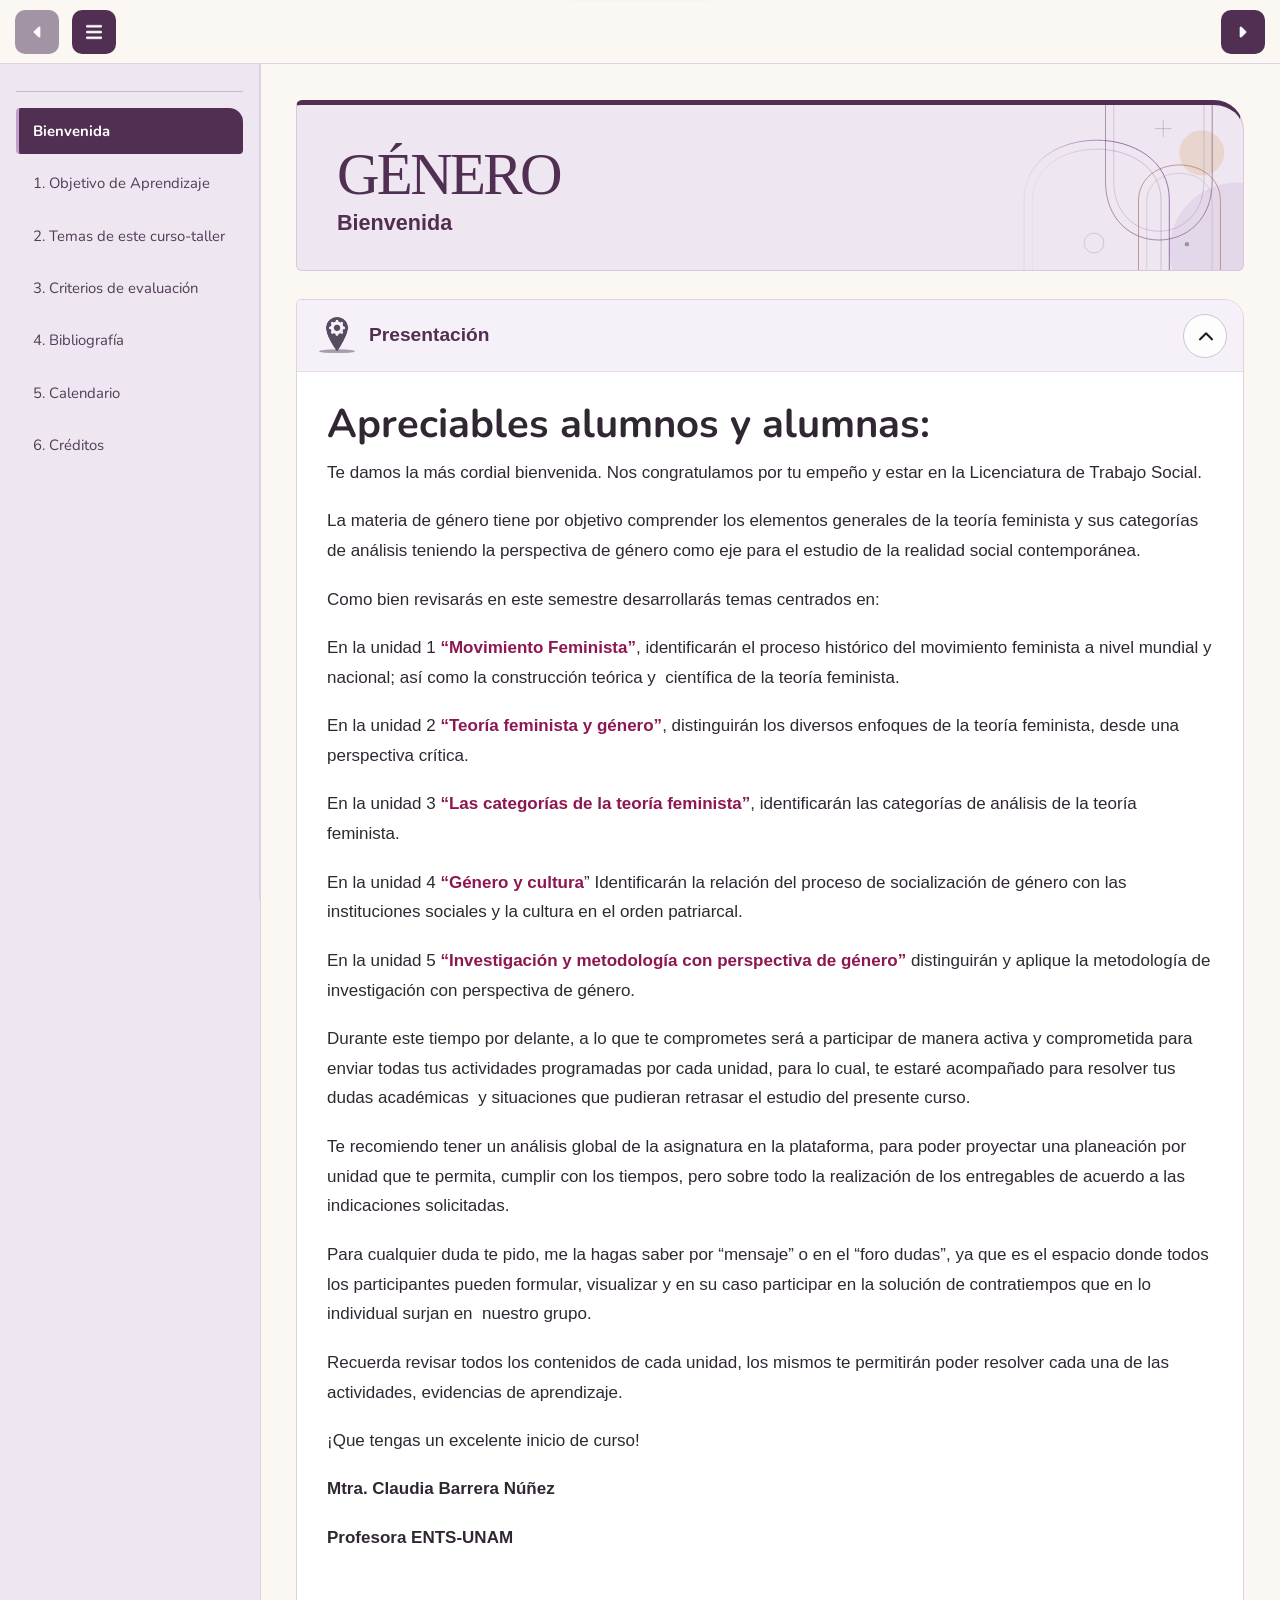
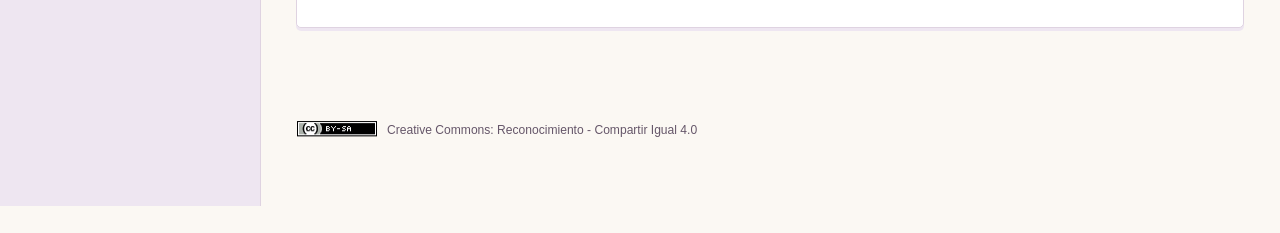
<file: index.html>
<!DOCTYPE html>
<html lang="es" id="exe-index">
<head>
<meta charset="utf-8">
<meta name="generator" content="eXeLearning v4.0.5">
<meta name="viewport" content="width=device-width, initial-scale=1">
<link rel="license" type="text/html" href="https://creativecommons.org/licenses/by-sa/4.0/">
<title>GÉNERO</title>
<link rel="icon" type="image/x-icon" href="libs/favicon.ico">
<meta name="description" content="Información General">
<script>document.querySelector("html").classList.add("js");</script><script src="libs/jquery/jquery.min.js"> </script><script src="libs/common_i18n.js"> </script><script src="libs/common.js"> </script><script src="libs/exe_export.js"> </script><script src="libs/bootstrap/bootstrap.bundle.min.js"> </script><link rel="stylesheet" href="libs/bootstrap/bootstrap.min.css">
<script src="idevices/text/text.js"></script><link rel="stylesheet" href="idevices/text/text.css">
<link rel="stylesheet" href="content/css/base.css"><script src="theme/style.js"> </script><link rel="stylesheet" href="theme/style.css">
<style>
/* Global Font: Nunito */
@font-face {
    font-family: 'Nunito';
    font-style: normal;
    font-weight: 400;
    font-display: swap;
    src: url('fonts/global/nunito/Nunito-Regular.woff2') format('woff2');
}
@font-face {
    font-family: 'Nunito';
    font-style: italic;
    font-weight: 400;
    font-display: swap;
    src: url('fonts/global/nunito/Nunito-Italic.woff2') format('woff2');
}
@font-face {
    font-family: 'Nunito';
    font-style: normal;
    font-weight: 700;
    font-display: swap;
    src: url('fonts/global/nunito/Nunito-Bold.woff2') format('woff2');
}
@font-face {
    font-family: 'Nunito';
    font-style: italic;
    font-weight: 700;
    font-display: swap;
    src: url('fonts/global/nunito/Nunito-BoldItalic.woff2') format('woff2');
}

body, main, article, .exe-content, .iDevice_wrapper, .idevice-content {
    font-family: 'Nunito', sans-serif !important;
}

#packageLicense,
#packageLicense * {
    font-family: var(--exe-license-font, Arial, Verdana, Helvetica, sans-serif) !important;
}


</style>
</head>
<body class="exe-export exe-web-site exe-global-font-nunito">
<script>document.body.className+=" js"</script>
<div class="exe-content exe-export pre-js siteNav-hidden"><a href="#page-mp4ooho5-4jko4i00h" id="skipNav">Skip to content</a> <nav id="siteNav">
<ul>
<li class="active"> <a href="index.html" class="active main-node no-ch">Bienvenida</a>
</li>
<li> <a href="html/1-objetivo-de-aprendizaje.html" class="no-ch">1. Objetivo de Aprendizaje</a>
</li>
<li> <a href="html/2-temas-de-este-curso-taller.html" class="no-ch">2. Temas de este curso-taller</a>
</li>
<li> <a href="html/3-criterios-de-evaluacion.html" class="no-ch">3. Criterios de evaluación</a>
</li>
<li> <a href="html/4-bibliografia.html" class="no-ch">4. Bibliografía</a>
</li>
<li> <a href="html/5-calendario.html" class="no-ch">5. Calendario</a>
</li>
<li> <a href="html/6-creditos.html" class="no-ch">6. Créditos</a>
</li>
</ul>
</nav><main id="page-mp4ooho5-4jko4i00h" class="page"> 
<header class="main-header">
<div class="package-header"><p class="package-title">GÉNERO</p></div>
<div class="page-header"><h1 class="page-title">Bienvenida</h1></div>
</header><div id="page-content-page-mp4ooho5-4jko4i00h" class="page-content">
<article id="block-mp38wfg4-c6odg7wcp" class="box">
<header class="box-head">
<div class="box-icon exe-icon">
<img src="theme/icons/case.png" alt="" style="display:block;object-fit:contain;">
</div>
<h1 class="box-title">Presentación</h1>
<button class="box-toggle box-toggle-on" title="Toggle content">
<span>Toggle content</span>
</button></header>
<div class="box-content">
<div id="idevice-mp38wfg5-wlwf4cwax" class="idevice_node text" data-idevice-path="idevices/text/" data-idevice-type="text" data-idevice-component-type="json" data-idevice-json-data="{&quot;ideviceId&quot;:&quot;idevice-mp38wfg5-wlwf4cwax&quot;}">
<div class="exe-text-template">
    <h1><strong>Apreciables alumnos y alumnas:</strong></h1>
<p><span style="font-family: arial, helvetica, sans-serif;">Te damos la más cordial bienvenida. Nos congratulamos por tu empeño y estar en la Licenciatura de Trabajo Social.</span></p>
<p><span style="font-family: arial, helvetica, sans-serif;">La materia de género tiene por objetivo comprender los elementos generales de la teoría feminista y sus categorías de análisis teniendo la perspectiva de género como eje para el estudio de la realidad social contemporánea.</span></p>
<p><span style="font-family: arial, helvetica, sans-serif;">Como bien revisarás en este semestre desarrollarás temas centrados en:</span></p>
<p><span style="font-family: arial, helvetica, sans-serif;">En la unidad 1<span style="color: #8d1751;"><strong> “Movimiento Feminista”</strong></span>, identificarán el proceso histórico del movimiento feminista a nivel mundial y nacional; así como la construcción teórica y  científica de la teoría feminista.</span></p>
<p><span style="font-family: arial, helvetica, sans-serif;">En la unidad 2 <span style="color: #8d1751;"><strong>“Teoría feminista y género”</strong></span>, distinguirán los diversos enfoques de la teoría feminista, desde una perspectiva crítica.</span></p>
<p><span style="font-family: arial, helvetica, sans-serif;">En la unidad 3 <span style="color: #8d1751;"><strong>“Las categorías de la teoría feminista”</strong></span>, identificarán las categorías de análisis de la teoría feminista.</span></p>
<p><span style="font-family: arial, helvetica, sans-serif;">En la unidad 4 <span style="color: #8d1751;"><strong>“Género y cultura</strong></span>” Identificarán la relación del proceso de socialización de género con las instituciones sociales y la cultura en el orden patriarcal.</span></p>
<p><span style="font-family: arial, helvetica, sans-serif;">En la unidad 5 <strong><span style="color: #8d1751;">“Investigación y metodología con perspectiva de género” </span></strong>distinguirán y aplique la metodología de investigación con perspectiva de género.</span></p>
<p><span style="font-family: arial, helvetica, sans-serif;">Durante este tiempo por delante, a lo que te comprometes será a participar de manera activa y comprometida para enviar todas tus actividades programadas por cada unidad, para lo cual, te estaré acompañado para resolver tus dudas académicas  y situaciones que pudieran retrasar el estudio del presente curso.</span></p>
<p><span style="font-family: arial, helvetica, sans-serif;">Te recomiendo tener un análisis global de la asignatura en la plataforma, para poder proyectar una planeación por unidad que te permita, cumplir con los tiempos, pero sobre todo la realización de los entregables de acuerdo a las indicaciones solicitadas.</span></p>
<p><span style="font-family: arial, helvetica, sans-serif;">Para cualquier duda te pido, me la hagas saber por “mensaje” o en el “foro dudas”, ya que es el espacio donde todos los participantes pueden formular, visualizar y en su caso participar en la solución de contratiempos que en lo individual surjan en  nuestro grupo.</span></p>
<p><span style="font-family: arial, helvetica, sans-serif;">Recuerda revisar todos los contenidos de cada unidad, los mismos te permitirán poder resolver cada una de las actividades, evidencias de aprendizaje.</span></p>
<p><span style="font-family: arial, helvetica, sans-serif;">¡Que tengas un excelente inicio de curso!</span></p>
<p><span style="font-family: arial, helvetica, sans-serif;"><strong>Mtra. Claudia Barrera Núñez</strong></span></p>
<p><span style="font-family: arial, helvetica, sans-serif;"><strong>Profesora ENTS-UNAM</strong></span></p>
<p><br /></p>
</div>
</div>
</div>
</article>
</div></main><div class="nav-buttons">
<span class="nav-button nav-button-left" aria-hidden="true"><span>Anterior</span></span>
<a href="html/1-objetivo-de-aprendizaje.html" title="Siguiente" class="nav-button nav-button-right"><span>Siguiente</span></a>
</div>
<footer id="siteFooter"><div id="siteFooterContent"> <div id="packageLicense" class="cc cc-by-sa"> <p> <span class="license-label">Licencia: </span><a href="https://creativecommons.org/licenses/by-sa/4.0/" class="license">Creative Commons: Reconocimiento - compartir igual 4.0</a></p>
</div>
</div></footer>
</div>

</body>
</html>
</file>
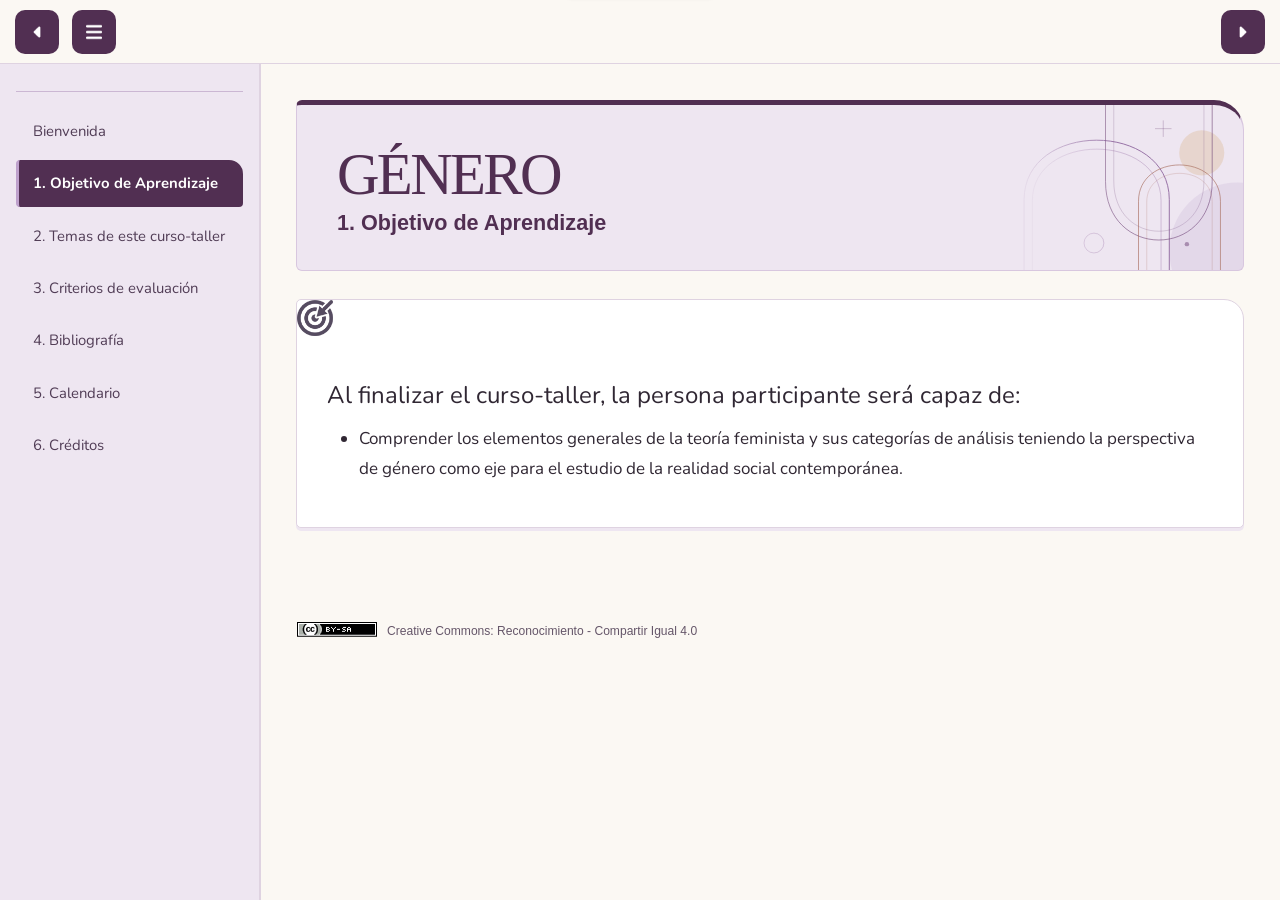
<file: html/1-objetivo-de-aprendizaje.html>
<!DOCTYPE html>
<html lang="es" id="exe-page-mp4ooho8-tt08qt6zh">
<head>
<meta charset="utf-8">
<meta name="generator" content="eXeLearning v4.0.5">
<meta name="viewport" content="width=device-width, initial-scale=1">
<link rel="license" type="text/html" href="https://creativecommons.org/licenses/by-sa/4.0/">
<title>1. Objetivo de Aprendizaje | GÉNERO</title>
<link rel="icon" type="image/x-icon" href="../libs/favicon.ico">
<meta name="description" content="Información General">
<script>document.querySelector("html").classList.add("js");</script><script src="../libs/jquery/jquery.min.js"> </script><script src="../libs/common_i18n.js"> </script><script src="../libs/common.js"> </script><script src="../libs/exe_export.js"> </script><script src="../libs/bootstrap/bootstrap.bundle.min.js"> </script><link rel="stylesheet" href="../libs/bootstrap/bootstrap.min.css">
<script src="../idevices/text/text.js"></script><link rel="stylesheet" href="../idevices/text/text.css">
<link rel="stylesheet" href="../content/css/base.css"><script src="../theme/style.js"> </script><link rel="stylesheet" href="../theme/style.css">
<style>
/* Global Font: Nunito */
@font-face {
    font-family: 'Nunito';
    font-style: normal;
    font-weight: 400;
    font-display: swap;
    src: url('../fonts/global/nunito/Nunito-Regular.woff2') format('woff2');
}
@font-face {
    font-family: 'Nunito';
    font-style: italic;
    font-weight: 400;
    font-display: swap;
    src: url('../fonts/global/nunito/Nunito-Italic.woff2') format('woff2');
}
@font-face {
    font-family: 'Nunito';
    font-style: normal;
    font-weight: 700;
    font-display: swap;
    src: url('../fonts/global/nunito/Nunito-Bold.woff2') format('woff2');
}
@font-face {
    font-family: 'Nunito';
    font-style: italic;
    font-weight: 700;
    font-display: swap;
    src: url('../fonts/global/nunito/Nunito-BoldItalic.woff2') format('woff2');
}

body, main, article, .exe-content, .iDevice_wrapper, .idevice-content {
    font-family: 'Nunito', sans-serif !important;
}

#packageLicense,
#packageLicense * {
    font-family: var(--exe-license-font, Arial, Verdana, Helvetica, sans-serif) !important;
}


</style>
</head>
<body class="exe-export exe-web-site exe-global-font-nunito">
<script>document.body.className+=" js"</script>
<div class="exe-content exe-export pre-js siteNav-hidden"><a href="#page-mp4ooho8-tt08qt6zh" id="skipNav">Skip to content</a> <nav id="siteNav">
<ul>
<li> <a href="../index.html" class="main-node no-ch">Bienvenida</a>
</li>
<li class="active"> <a href="../html/1-objetivo-de-aprendizaje.html" class="active no-ch">1. Objetivo de Aprendizaje</a>
</li>
<li> <a href="../html/2-temas-de-este-curso-taller.html" class="no-ch">2. Temas de este curso-taller</a>
</li>
<li> <a href="../html/3-criterios-de-evaluacion.html" class="no-ch">3. Criterios de evaluación</a>
</li>
<li> <a href="../html/4-bibliografia.html" class="no-ch">4. Bibliografía</a>
</li>
<li> <a href="../html/5-calendario.html" class="no-ch">5. Calendario</a>
</li>
<li> <a href="../html/6-creditos.html" class="no-ch">6. Créditos</a>
</li>
</ul>
</nav><main id="page-mp4ooho8-tt08qt6zh" class="page"> 
<header class="main-header">
<div class="package-header"><p class="package-title">GÉNERO</p></div>
<div class="page-header"><h1 class="page-title">1. Objetivo de Aprendizaje</h1></div>
</header><div id="page-content-page-mp4ooho8-tt08qt6zh" class="page-content">
<article id="block-mp38wfg5-3hlctugrp" class="box no-header">
<header class="box-head">
<div class="box-icon exe-icon">
<img src="../theme/icons/objectives.png" alt="" style="display:block;object-fit:contain;">
</div>
</header>
<div class="box-content">
<div id="idevice-mp38wfg5-9xugl5x33" class="idevice_node text" data-idevice-path="../idevices/text/" data-idevice-type="text" data-idevice-component-type="json" data-idevice-json-data="{&quot;ideviceId&quot;:&quot;idevice-mp38wfg5-9xugl5x33&quot;}">
<div class="exe-text-template">
    <h1><span style="font-size: 18pt;">Al finalizar el curso-taller, la persona participante será capaz de:</span></h1>
<ul>
<li>Comprender los elementos generales de la teoría feminista y sus categorías de análisis teniendo la perspectiva de género como eje para el estudio de la realidad social contemporánea.<br /></li>
</ul>
</div>
</div>
</div>
</article>
</div></main><div class="nav-buttons">
<a href="../index.html" title="Anterior" class="nav-button nav-button-left"><span>Anterior</span></a>
<a href="../html/2-temas-de-este-curso-taller.html" title="Siguiente" class="nav-button nav-button-right"><span>Siguiente</span></a>
</div>
<footer id="siteFooter"><div id="siteFooterContent"> <div id="packageLicense" class="cc cc-by-sa"> <p> <span class="license-label">Licencia: </span><a href="https://creativecommons.org/licenses/by-sa/4.0/" class="license">Creative Commons: Reconocimiento - compartir igual 4.0</a></p>
</div>
</div></footer>
</div>

</body>
</html>
</file>
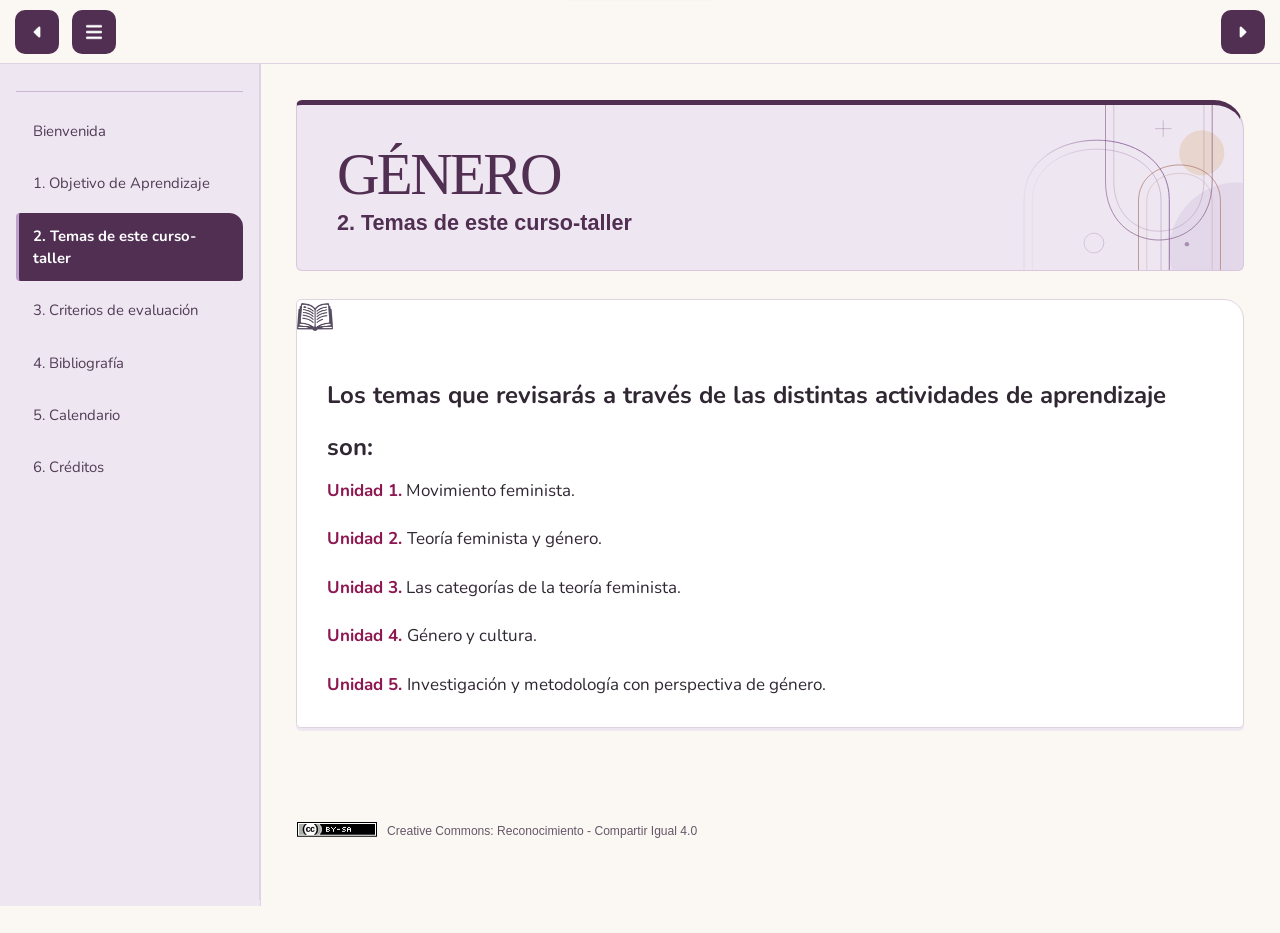
<file: html/2-temas-de-este-curso-taller.html>
<!DOCTYPE html>
<html lang="es" id="exe-page-mp4ooho8-ixijh1370">
<head>
<meta charset="utf-8">
<meta name="generator" content="eXeLearning v4.0.5">
<meta name="viewport" content="width=device-width, initial-scale=1">
<link rel="license" type="text/html" href="https://creativecommons.org/licenses/by-sa/4.0/">
<title>2. Temas de este curso-taller | GÉNERO</title>
<link rel="icon" type="image/x-icon" href="../libs/favicon.ico">
<meta name="description" content="Información General">
<script>document.querySelector("html").classList.add("js");</script><script src="../libs/jquery/jquery.min.js"> </script><script src="../libs/common_i18n.js"> </script><script src="../libs/common.js"> </script><script src="../libs/exe_export.js"> </script><script src="../libs/bootstrap/bootstrap.bundle.min.js"> </script><link rel="stylesheet" href="../libs/bootstrap/bootstrap.min.css">
<script src="../idevices/text/text.js"></script><link rel="stylesheet" href="../idevices/text/text.css">
<link rel="stylesheet" href="../content/css/base.css"><script src="../theme/style.js"> </script><link rel="stylesheet" href="../theme/style.css">
<style>
/* Global Font: Nunito */
@font-face {
    font-family: 'Nunito';
    font-style: normal;
    font-weight: 400;
    font-display: swap;
    src: url('../fonts/global/nunito/Nunito-Regular.woff2') format('woff2');
}
@font-face {
    font-family: 'Nunito';
    font-style: italic;
    font-weight: 400;
    font-display: swap;
    src: url('../fonts/global/nunito/Nunito-Italic.woff2') format('woff2');
}
@font-face {
    font-family: 'Nunito';
    font-style: normal;
    font-weight: 700;
    font-display: swap;
    src: url('../fonts/global/nunito/Nunito-Bold.woff2') format('woff2');
}
@font-face {
    font-family: 'Nunito';
    font-style: italic;
    font-weight: 700;
    font-display: swap;
    src: url('../fonts/global/nunito/Nunito-BoldItalic.woff2') format('woff2');
}

body, main, article, .exe-content, .iDevice_wrapper, .idevice-content {
    font-family: 'Nunito', sans-serif !important;
}

#packageLicense,
#packageLicense * {
    font-family: var(--exe-license-font, Arial, Verdana, Helvetica, sans-serif) !important;
}


</style>
</head>
<body class="exe-export exe-web-site exe-global-font-nunito">
<script>document.body.className+=" js"</script>
<div class="exe-content exe-export pre-js siteNav-hidden"><a href="#page-mp4ooho8-ixijh1370" id="skipNav">Skip to content</a> <nav id="siteNav">
<ul>
<li> <a href="../index.html" class="main-node no-ch">Bienvenida</a>
</li>
<li> <a href="../html/1-objetivo-de-aprendizaje.html" class="no-ch">1. Objetivo de Aprendizaje</a>
</li>
<li class="active"> <a href="../html/2-temas-de-este-curso-taller.html" class="active no-ch">2. Temas de este curso-taller</a>
</li>
<li> <a href="../html/3-criterios-de-evaluacion.html" class="no-ch">3. Criterios de evaluación</a>
</li>
<li> <a href="../html/4-bibliografia.html" class="no-ch">4. Bibliografía</a>
</li>
<li> <a href="../html/5-calendario.html" class="no-ch">5. Calendario</a>
</li>
<li> <a href="../html/6-creditos.html" class="no-ch">6. Créditos</a>
</li>
</ul>
</nav><main id="page-mp4ooho8-ixijh1370" class="page"> 
<header class="main-header">
<div class="package-header"><p class="package-title">GÉNERO</p></div>
<div class="page-header"><h1 class="page-title">2. Temas de este curso-taller</h1></div>
</header><div id="page-content-page-mp4ooho8-ixijh1370" class="page-content">
<article id="block-mp38wfg5-nugfbspjm" class="box no-header">
<header class="box-head">
<div class="box-icon exe-icon">
<img src="../theme/icons/book.png" alt="" style="display:block;object-fit:contain;">
</div>
</header>
<div class="box-content">
<div id="idevice-mp38wfg5-m7hf6a78p" class="idevice_node text" data-idevice-path="../idevices/text/" data-idevice-type="text" data-idevice-component-type="json" data-idevice-json-data="{&quot;ideviceId&quot;:&quot;idevice-mp38wfg5-m7hf6a78p&quot;}">
<div class="exe-text-template">
    <h1><span style="font-size: 18pt;"><strong>Los temas que revisarás a través de las distintas actividades de aprendizaje son:</strong></span></h1>
<p><span style="color: #8d1751;"><strong>Unidad 1.</strong></span> Movimiento feminista.</p>
<p><span style="color: #8d1751;"><strong>Unidad 2. </strong></span>Teoría feminista y género.</p>
<p><span style="color: #8d1751;"><strong>Unidad 3.</strong></span> Las categorías de la teoría feminista.</p>
<p><span style="color: #8d1751;"><strong>Unidad 4. </strong></span>Género y cultura.</p>
<p><span style="color: #8d1751;"><strong>Unidad 5. </strong></span>Investigación y metodología con perspectiva de género.</p>
</div>
</div>
</div>
</article>
</div></main><div class="nav-buttons">
<a href="../html/1-objetivo-de-aprendizaje.html" title="Anterior" class="nav-button nav-button-left"><span>Anterior</span></a>
<a href="../html/3-criterios-de-evaluacion.html" title="Siguiente" class="nav-button nav-button-right"><span>Siguiente</span></a>
</div>
<footer id="siteFooter"><div id="siteFooterContent"> <div id="packageLicense" class="cc cc-by-sa"> <p> <span class="license-label">Licencia: </span><a href="https://creativecommons.org/licenses/by-sa/4.0/" class="license">Creative Commons: Reconocimiento - compartir igual 4.0</a></p>
</div>
</div></footer>
</div>

</body>
</html>
</file>
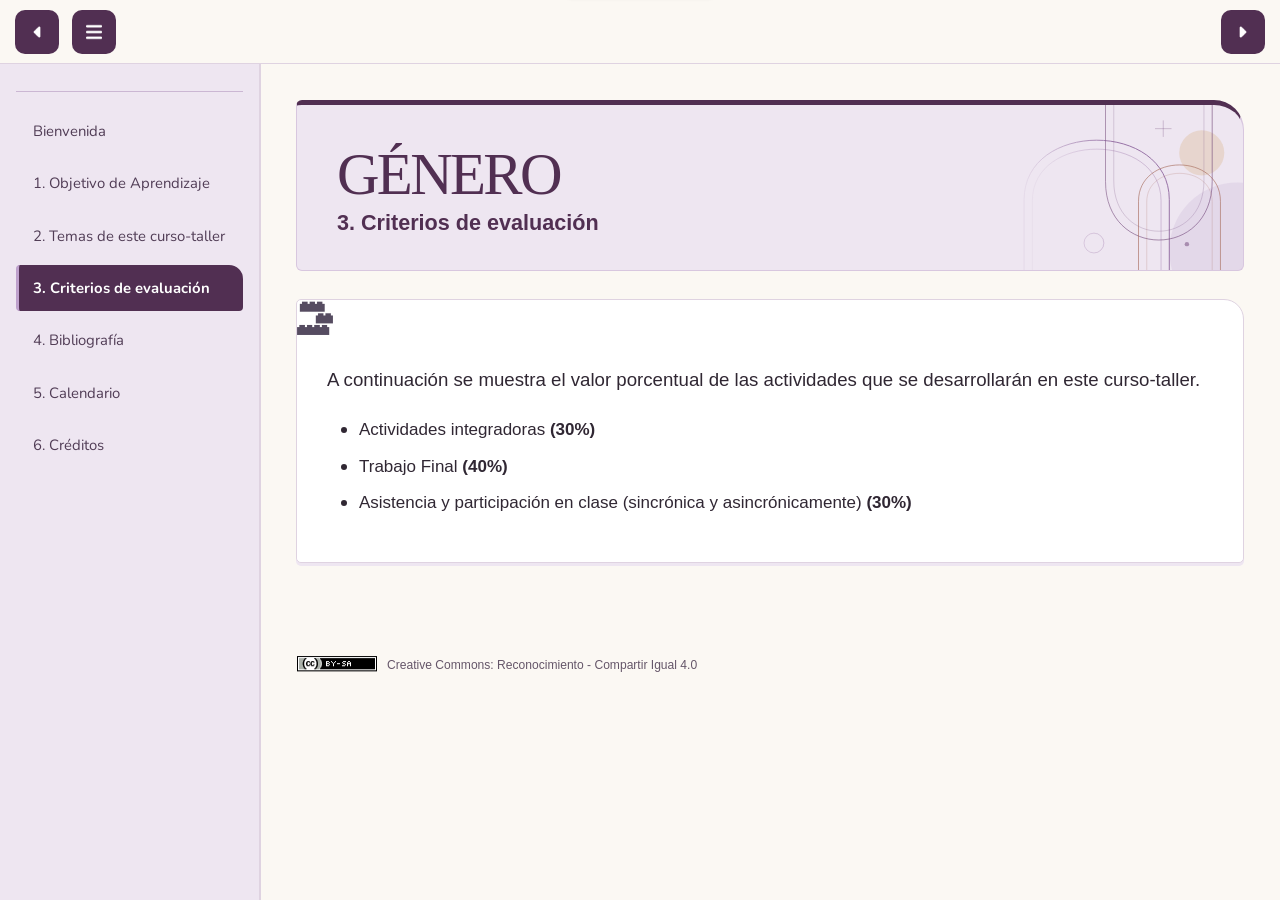
<file: html/3-criterios-de-evaluacion.html>
<!DOCTYPE html>
<html lang="es" id="exe-page-mp4ooho8-0uta6qmqu">
<head>
<meta charset="utf-8">
<meta name="generator" content="eXeLearning v4.0.5">
<meta name="viewport" content="width=device-width, initial-scale=1">
<link rel="license" type="text/html" href="https://creativecommons.org/licenses/by-sa/4.0/">
<title>3. Criterios de evaluación | GÉNERO</title>
<link rel="icon" type="image/x-icon" href="../libs/favicon.ico">
<meta name="description" content="Información General">
<script>document.querySelector("html").classList.add("js");</script><script src="../libs/jquery/jquery.min.js"> </script><script src="../libs/common_i18n.js"> </script><script src="../libs/common.js"> </script><script src="../libs/exe_export.js"> </script><script src="../libs/bootstrap/bootstrap.bundle.min.js"> </script><link rel="stylesheet" href="../libs/bootstrap/bootstrap.min.css">
<script src="../idevices/text/text.js"></script><link rel="stylesheet" href="../idevices/text/text.css">
<link rel="stylesheet" href="../content/css/base.css"><script src="../theme/style.js"> </script><link rel="stylesheet" href="../theme/style.css">
<style>
/* Global Font: Nunito */
@font-face {
    font-family: 'Nunito';
    font-style: normal;
    font-weight: 400;
    font-display: swap;
    src: url('../fonts/global/nunito/Nunito-Regular.woff2') format('woff2');
}
@font-face {
    font-family: 'Nunito';
    font-style: italic;
    font-weight: 400;
    font-display: swap;
    src: url('../fonts/global/nunito/Nunito-Italic.woff2') format('woff2');
}
@font-face {
    font-family: 'Nunito';
    font-style: normal;
    font-weight: 700;
    font-display: swap;
    src: url('../fonts/global/nunito/Nunito-Bold.woff2') format('woff2');
}
@font-face {
    font-family: 'Nunito';
    font-style: italic;
    font-weight: 700;
    font-display: swap;
    src: url('../fonts/global/nunito/Nunito-BoldItalic.woff2') format('woff2');
}

body, main, article, .exe-content, .iDevice_wrapper, .idevice-content {
    font-family: 'Nunito', sans-serif !important;
}

#packageLicense,
#packageLicense * {
    font-family: var(--exe-license-font, Arial, Verdana, Helvetica, sans-serif) !important;
}


</style>
</head>
<body class="exe-export exe-web-site exe-global-font-nunito">
<script>document.body.className+=" js"</script>
<div class="exe-content exe-export pre-js siteNav-hidden"><a href="#page-mp4ooho8-0uta6qmqu" id="skipNav">Skip to content</a> <nav id="siteNav">
<ul>
<li> <a href="../index.html" class="main-node no-ch">Bienvenida</a>
</li>
<li> <a href="../html/1-objetivo-de-aprendizaje.html" class="no-ch">1. Objetivo de Aprendizaje</a>
</li>
<li> <a href="../html/2-temas-de-este-curso-taller.html" class="no-ch">2. Temas de este curso-taller</a>
</li>
<li class="active"> <a href="../html/3-criterios-de-evaluacion.html" class="active no-ch">3. Criterios de evaluación</a>
</li>
<li> <a href="../html/4-bibliografia.html" class="no-ch">4. Bibliografía</a>
</li>
<li> <a href="../html/5-calendario.html" class="no-ch">5. Calendario</a>
</li>
<li> <a href="../html/6-creditos.html" class="no-ch">6. Créditos</a>
</li>
</ul>
</nav><main id="page-mp4ooho8-0uta6qmqu" class="page"> 
<header class="main-header">
<div class="package-header"><p class="package-title">GÉNERO</p></div>
<div class="page-header"><h1 class="page-title">3. Criterios de evaluación</h1></div>
</header><div id="page-content-page-mp4ooho8-0uta6qmqu" class="page-content">
<article id="block-mp38wfg5-0vkddomrx" class="box no-header">
<header class="box-head">
<div class="box-icon exe-icon">
<img src="../theme/icons/pieces.png" alt="" style="display:block;object-fit:contain;">
</div>
</header>
<div class="box-content">
<div id="idevice-mp38wfg5-6fjtintd8" class="idevice_node text" data-idevice-path="../idevices/text/" data-idevice-type="text" data-idevice-component-type="json" data-idevice-json-data="{&quot;ideviceId&quot;:&quot;idevice-mp38wfg5-6fjtintd8&quot;}">
<div class="exe-text-template">
    <p style="text-align: left;"><span style="font-size: 14pt; font-family: arial, helvetica, sans-serif;">A continuación se muestra el valor porcentual de las actividades que se desarrollarán en este curso-taller.</span></p>
<ul>
<li style="text-align: left;"><span style="font-family: arial, helvetica, sans-serif;">Actividades integradoras <strong>(30%)</strong></span></li>
<li style="text-align: left;"><span style="font-family: arial, helvetica, sans-serif;">Trabajo Final <strong>(40%)</strong></span><br /></li>
<li style="text-align: left;"><span style="font-family: arial, helvetica, sans-serif;">Asistencia y participación en clase (sincrónica y asincrónicamente) <strong>(30%)</strong></span></li>
</ul>
</div>
</div>
</div>
</article>
</div></main><div class="nav-buttons">
<a href="../html/2-temas-de-este-curso-taller.html" title="Anterior" class="nav-button nav-button-left"><span>Anterior</span></a>
<a href="../html/4-bibliografia.html" title="Siguiente" class="nav-button nav-button-right"><span>Siguiente</span></a>
</div>
<footer id="siteFooter"><div id="siteFooterContent"> <div id="packageLicense" class="cc cc-by-sa"> <p> <span class="license-label">Licencia: </span><a href="https://creativecommons.org/licenses/by-sa/4.0/" class="license">Creative Commons: Reconocimiento - compartir igual 4.0</a></p>
</div>
</div></footer>
</div>

</body>
</html>
</file>
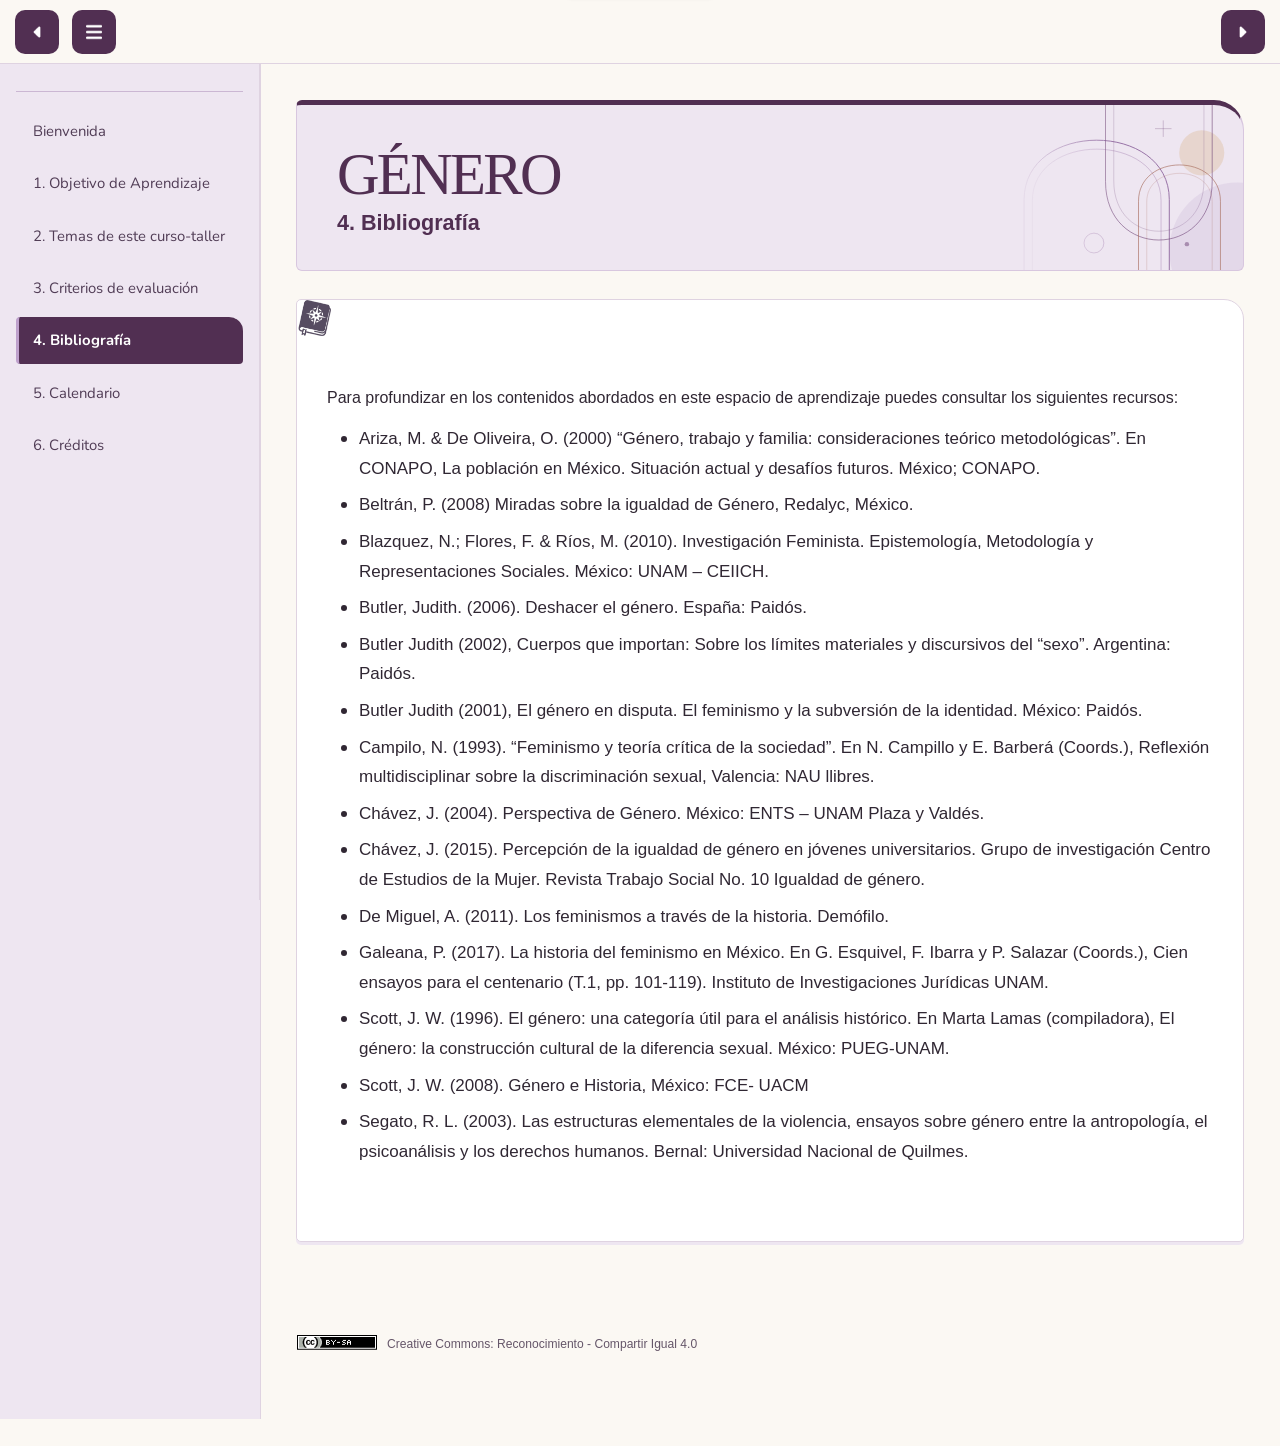
<file: html/4-bibliografia.html>
<!DOCTYPE html>
<html lang="es" id="exe-page-mp4ooho8-1cjl1p31d">
<head>
<meta charset="utf-8">
<meta name="generator" content="eXeLearning v4.0.5">
<meta name="viewport" content="width=device-width, initial-scale=1">
<link rel="license" type="text/html" href="https://creativecommons.org/licenses/by-sa/4.0/">
<title>4. Bibliografía | GÉNERO</title>
<link rel="icon" type="image/x-icon" href="../libs/favicon.ico">
<meta name="description" content="Información General">
<script>document.querySelector("html").classList.add("js");</script><script src="../libs/jquery/jquery.min.js"> </script><script src="../libs/common_i18n.js"> </script><script src="../libs/common.js"> </script><script src="../libs/exe_export.js"> </script><script src="../libs/bootstrap/bootstrap.bundle.min.js"> </script><link rel="stylesheet" href="../libs/bootstrap/bootstrap.min.css">
<script src="../idevices/text/text.js"></script><link rel="stylesheet" href="../idevices/text/text.css">
<link rel="stylesheet" href="../content/css/base.css"><script src="../theme/style.js"> </script><link rel="stylesheet" href="../theme/style.css">
<style>
/* Global Font: Nunito */
@font-face {
    font-family: 'Nunito';
    font-style: normal;
    font-weight: 400;
    font-display: swap;
    src: url('../fonts/global/nunito/Nunito-Regular.woff2') format('woff2');
}
@font-face {
    font-family: 'Nunito';
    font-style: italic;
    font-weight: 400;
    font-display: swap;
    src: url('../fonts/global/nunito/Nunito-Italic.woff2') format('woff2');
}
@font-face {
    font-family: 'Nunito';
    font-style: normal;
    font-weight: 700;
    font-display: swap;
    src: url('../fonts/global/nunito/Nunito-Bold.woff2') format('woff2');
}
@font-face {
    font-family: 'Nunito';
    font-style: italic;
    font-weight: 700;
    font-display: swap;
    src: url('../fonts/global/nunito/Nunito-BoldItalic.woff2') format('woff2');
}

body, main, article, .exe-content, .iDevice_wrapper, .idevice-content {
    font-family: 'Nunito', sans-serif !important;
}

#packageLicense,
#packageLicense * {
    font-family: var(--exe-license-font, Arial, Verdana, Helvetica, sans-serif) !important;
}


</style>
</head>
<body class="exe-export exe-web-site exe-global-font-nunito">
<script>document.body.className+=" js"</script>
<div class="exe-content exe-export pre-js siteNav-hidden"><a href="#page-mp4ooho8-1cjl1p31d" id="skipNav">Skip to content</a> <nav id="siteNav">
<ul>
<li> <a href="../index.html" class="main-node no-ch">Bienvenida</a>
</li>
<li> <a href="../html/1-objetivo-de-aprendizaje.html" class="no-ch">1. Objetivo de Aprendizaje</a>
</li>
<li> <a href="../html/2-temas-de-este-curso-taller.html" class="no-ch">2. Temas de este curso-taller</a>
</li>
<li> <a href="../html/3-criterios-de-evaluacion.html" class="no-ch">3. Criterios de evaluación</a>
</li>
<li class="active"> <a href="../html/4-bibliografia.html" class="active no-ch">4. Bibliografía</a>
</li>
<li> <a href="../html/5-calendario.html" class="no-ch">5. Calendario</a>
</li>
<li> <a href="../html/6-creditos.html" class="no-ch">6. Créditos</a>
</li>
</ul>
</nav><main id="page-mp4ooho8-1cjl1p31d" class="page"> 
<header class="main-header">
<div class="package-header"><p class="package-title">GÉNERO</p></div>
<div class="page-header"><h1 class="page-title">4. Bibliografía</h1></div>
</header><div id="page-content-page-mp4ooho8-1cjl1p31d" class="page-content">
<article id="block-mp38wfg6-lcnan1mjj" class="box no-header">
<header class="box-head">
<div class="box-icon exe-icon">
<img src="../theme/icons/diary_alt.png" alt="" style="display:block;object-fit:contain;">
</div>
</header>
<div class="box-content">
<div id="idevice-mp38wfg6-121sy1r4d" class="idevice_node text" data-idevice-path="../idevices/text/" data-idevice-type="text" data-idevice-component-type="json" data-idevice-json-data="{&quot;ideviceId&quot;:&quot;idevice-mp38wfg6-121sy1r4d&quot;}">
<div class="exe-text-template">
    <h1><span style="font-size: 12pt; font-family: arial, helvetica, sans-serif;">Para profundizar en los contenidos abordados en este espacio de aprendizaje puedes consultar los siguientes recursos:</span></h1>
<ul>
<li><span style="font-family: arial, helvetica, sans-serif;">Ariza, M. &amp; De Oliveira, O. (2000) “Género, trabajo y familia: consideraciones teórico metodológicas”. En CONAPO, La población en México. Situación actual y desafíos futuros. México; CONAPO.</span><br /></li>
<li><span style="font-family: arial, helvetica, sans-serif;">Beltrán, P. (2008) Miradas sobre la igualdad de Género, Redalyc, México.</span><br /></li>
<li><span style="font-family: arial, helvetica, sans-serif;">Blazquez, N.; Flores, F. &amp; Ríos, M. (2010). Investigación Feminista. Epistemología, Metodología y Representaciones Sociales. México: UNAM – CEIICH.</span><br /></li>
<li><span style="font-family: arial, helvetica, sans-serif;">Butler, Judith. (2006). Deshacer el género. España: Paidós.</span><br /></li>
<li><span style="font-family: arial, helvetica, sans-serif;">Butler Judith (2002), Cuerpos que importan: Sobre los límites materiales y discursivos del “sexo”. Argentina: Paidós.</span><br /></li>
<li><span style="font-family: arial, helvetica, sans-serif;">Butler Judith (2001), El género en disputa. El feminismo y la subversión de la identidad. México: Paidós.</span><br /></li>
<li><span style="font-family: arial, helvetica, sans-serif;">Campilo, N. (1993). “Feminismo y teoría crítica de la sociedad”. En N. Campillo y E. Barberá (Coords.), Reflexión multidisciplinar sobre la discriminación sexual, Valencia: NAU llibres.</span><br /></li>
<li><span style="font-family: arial, helvetica, sans-serif;">Chávez, J. (2004). Perspectiva de Género. México: ENTS – UNAM Plaza y Valdés.</span><br /></li>
<li><span style="font-family: arial, helvetica, sans-serif;">Chávez, J. (2015). Percepción de la igualdad de género en jóvenes universitarios. Grupo de investigación Centro de Estudios de la Mujer. Revista Trabajo Social No. 10 Igualdad de género.</span><br /></li>
<li><span style="font-family: arial, helvetica, sans-serif;">De Miguel, A. (2011). Los feminismos a través de la historia. Demófilo.</span><br /></li>
<li><span style="font-family: arial, helvetica, sans-serif;">Galeana, P. (2017). La historia del feminismo en México. En G. Esquivel, F. Ibarra y P. Salazar (Coords.), Cien ensayos para el centenario (T.1, pp. 101-119). Instituto de Investigaciones Jurídicas UNAM.</span><br /></li>
<li><span style="font-family: arial, helvetica, sans-serif;">Scott, J. W. (1996). El género: una categoría útil para el análisis histórico. En Marta Lamas (compiladora), El género: la construcción cultural de la diferencia sexual. México: PUEG-UNAM.</span><br /></li>
<li><span style="font-family: arial, helvetica, sans-serif;">Scott, J. W. (2008). Género e Historia, México: FCE- UACM</span><br /></li>
<li><span style="font-family: arial, helvetica, sans-serif;">Segato, R. L. (2003). Las estructuras elementales de la violencia, ensayos sobre género entre la antropología, el psicoanálisis y los derechos humanos. Bernal: Universidad Nacional de Quilmes.</span><br /> <br /></li>
</ul>
</div>
</div>
</div>
</article>
</div></main><div class="nav-buttons">
<a href="../html/3-criterios-de-evaluacion.html" title="Anterior" class="nav-button nav-button-left"><span>Anterior</span></a>
<a href="../html/5-calendario.html" title="Siguiente" class="nav-button nav-button-right"><span>Siguiente</span></a>
</div>
<footer id="siteFooter"><div id="siteFooterContent"> <div id="packageLicense" class="cc cc-by-sa"> <p> <span class="license-label">Licencia: </span><a href="https://creativecommons.org/licenses/by-sa/4.0/" class="license">Creative Commons: Reconocimiento - compartir igual 4.0</a></p>
</div>
</div></footer>
</div>

</body>
</html>
</file>
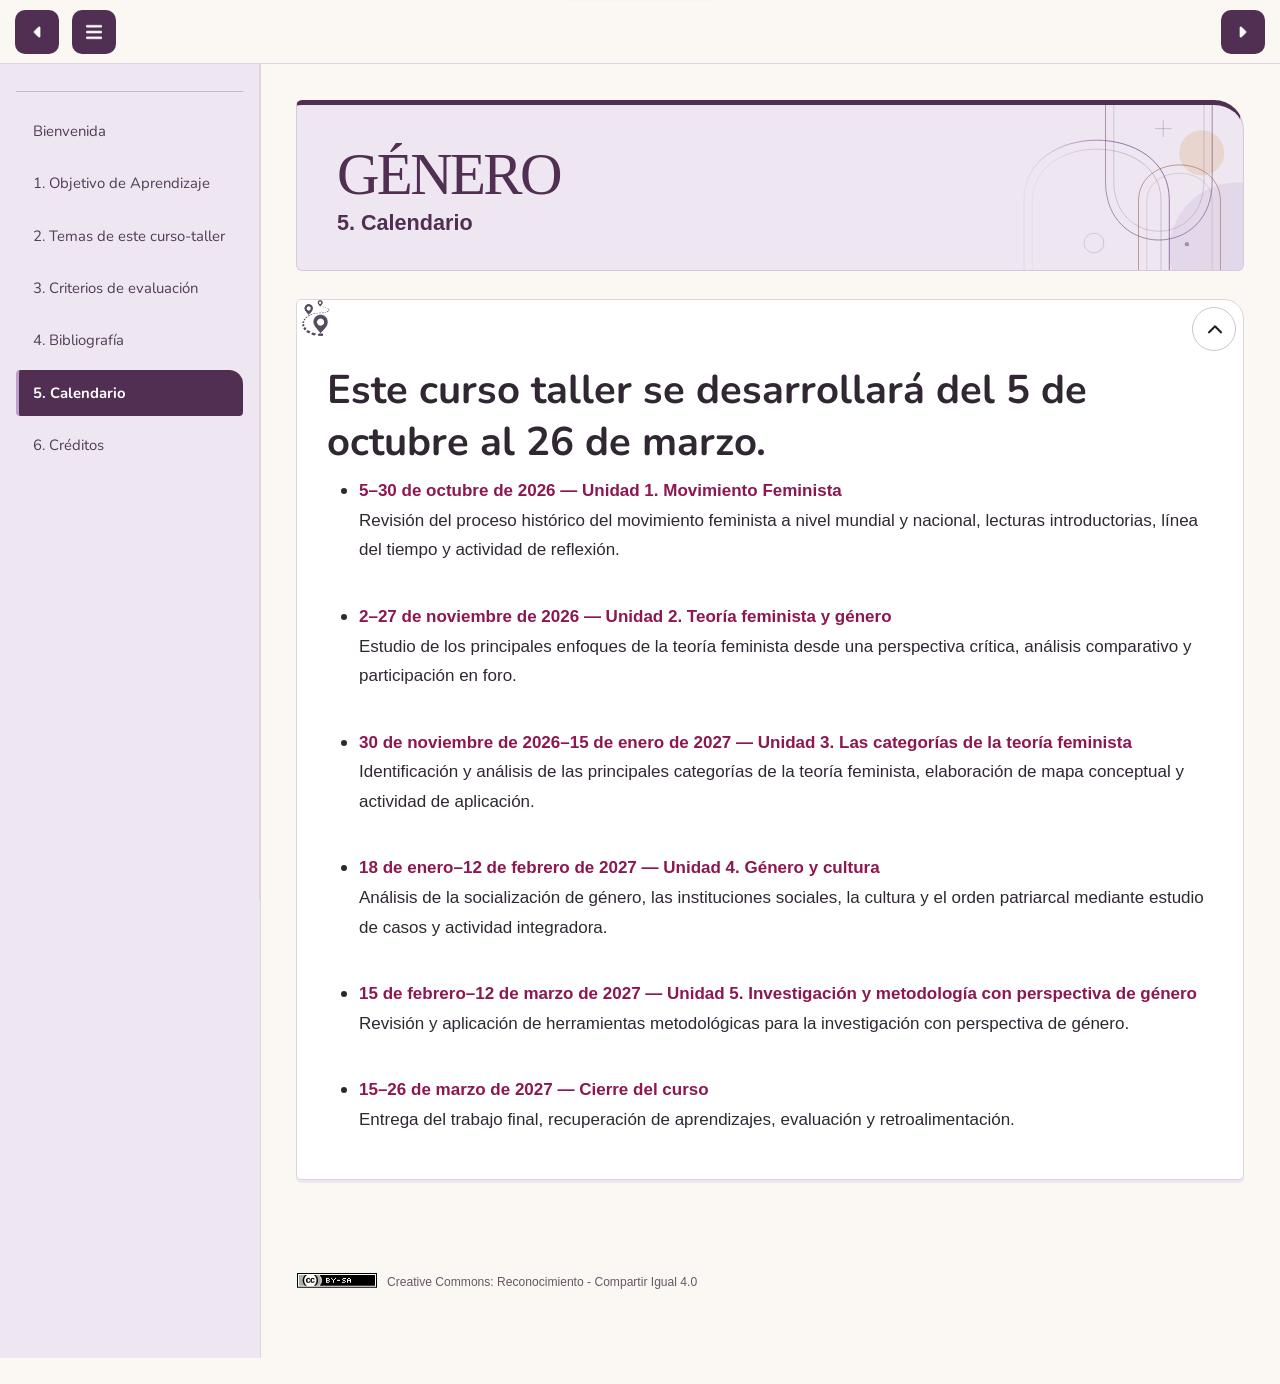
<file: html/5-calendario.html>
<!DOCTYPE html>
<html lang="es" id="exe-page-mp4ooho7-g5gmu7jp8">
<head>
<meta charset="utf-8">
<meta name="generator" content="eXeLearning v4.0.5">
<meta name="viewport" content="width=device-width, initial-scale=1">
<link rel="license" type="text/html" href="https://creativecommons.org/licenses/by-sa/4.0/">
<title>5. Calendario | GÉNERO</title>
<link rel="icon" type="image/x-icon" href="../libs/favicon.ico">
<meta name="description" content="Información General">
<script>document.querySelector("html").classList.add("js");</script><script src="../libs/jquery/jquery.min.js"> </script><script src="../libs/common_i18n.js"> </script><script src="../libs/common.js"> </script><script src="../libs/exe_export.js"> </script><script src="../libs/bootstrap/bootstrap.bundle.min.js"> </script><link rel="stylesheet" href="../libs/bootstrap/bootstrap.min.css">
<script src="../idevices/text/text.js"></script><link rel="stylesheet" href="../idevices/text/text.css">
<link rel="stylesheet" href="../content/css/base.css"><script src="../theme/style.js"> </script><link rel="stylesheet" href="../theme/style.css">
<style>
/* Global Font: Nunito */
@font-face {
    font-family: 'Nunito';
    font-style: normal;
    font-weight: 400;
    font-display: swap;
    src: url('../fonts/global/nunito/Nunito-Regular.woff2') format('woff2');
}
@font-face {
    font-family: 'Nunito';
    font-style: italic;
    font-weight: 400;
    font-display: swap;
    src: url('../fonts/global/nunito/Nunito-Italic.woff2') format('woff2');
}
@font-face {
    font-family: 'Nunito';
    font-style: normal;
    font-weight: 700;
    font-display: swap;
    src: url('../fonts/global/nunito/Nunito-Bold.woff2') format('woff2');
}
@font-face {
    font-family: 'Nunito';
    font-style: italic;
    font-weight: 700;
    font-display: swap;
    src: url('../fonts/global/nunito/Nunito-BoldItalic.woff2') format('woff2');
}

body, main, article, .exe-content, .iDevice_wrapper, .idevice-content {
    font-family: 'Nunito', sans-serif !important;
}

#packageLicense,
#packageLicense * {
    font-family: var(--exe-license-font, Arial, Verdana, Helvetica, sans-serif) !important;
}


</style>
</head>
<body class="exe-export exe-web-site exe-global-font-nunito">
<script>document.body.className+=" js"</script>
<div class="exe-content exe-export pre-js siteNav-hidden"><a href="#page-mp4ooho7-g5gmu7jp8" id="skipNav">Skip to content</a> <nav id="siteNav">
<ul>
<li> <a href="../index.html" class="main-node no-ch">Bienvenida</a>
</li>
<li> <a href="../html/1-objetivo-de-aprendizaje.html" class="no-ch">1. Objetivo de Aprendizaje</a>
</li>
<li> <a href="../html/2-temas-de-este-curso-taller.html" class="no-ch">2. Temas de este curso-taller</a>
</li>
<li> <a href="../html/3-criterios-de-evaluacion.html" class="no-ch">3. Criterios de evaluación</a>
</li>
<li> <a href="../html/4-bibliografia.html" class="no-ch">4. Bibliografía</a>
</li>
<li class="active"> <a href="../html/5-calendario.html" class="active no-ch">5. Calendario</a>
</li>
<li> <a href="../html/6-creditos.html" class="no-ch">6. Créditos</a>
</li>
</ul>
</nav><main id="page-mp4ooho7-g5gmu7jp8" class="page"> 
<header class="main-header">
<div class="package-header"><p class="package-title">GÉNERO</p></div>
<div class="page-header"><h1 class="page-title">5. Calendario</h1></div>
</header><div id="page-content-page-mp4ooho7-g5gmu7jp8" class="page-content">
<article id="block-mp38wfg5-zliqwvmmg" class="box no-header">
<header class="box-head">
<div class="box-icon exe-icon">
<img src="../theme/icons/roadmap.png" alt="" style="display:block;object-fit:contain;">
</div>
<button class="box-toggle box-toggle-on" title="Toggle content">
<span>Toggle content</span>
</button></header>
<div class="box-content">
<div id="idevice-mp38wfg5-b9rgnss0h" class="idevice_node text" data-idevice-path="../idevices/text/" data-idevice-type="text" data-idevice-component-type="json" data-idevice-json-data="{&quot;ideviceId&quot;:&quot;idevice-mp38wfg5-b9rgnss0h&quot;}">
<div class="exe-text-template">
    <h1><strong>Este curso taller se desarrollará del 5 de octubre al 26 de marzo.</strong></h1>
<ul>
<li><span style="color: #8d1751; font-family: arial, helvetica, sans-serif;"><strong>5–30 de octubre de 2026 — Unidad 1. Movimiento Feminista</strong></span><br /><span style="font-family: arial, helvetica, sans-serif;">Revisión del proceso histórico del movimiento feminista a nivel mundial y nacional, lecturas introductorias, línea del tiempo y actividad de reflexión.</span><br /><br /></li>
<li><span style="color: #8d1751; font-family: arial, helvetica, sans-serif;"><strong>2–27 de noviembre de 2026 — Unidad 2. Teoría feminista y género</strong></span><br /><span style="font-family: arial, helvetica, sans-serif;">Estudio de los principales enfoques de la teoría feminista desde una perspectiva crítica, análisis comparativo y participación en foro.</span><br /><br /></li>
<li><span style="font-family: arial, helvetica, sans-serif;"><strong><span style="color: #8d1751;">30 de noviembre de 2026–15 de enero de 2027 — Unidad 3. Las categorías de la teoría feminista</span></strong></span><br /><span style="font-family: arial, helvetica, sans-serif;">Identificación y análisis de las principales categorías de la teoría feminista, elaboración de mapa conceptual y actividad de aplicación.</span><br /><br /></li>
<li><span style="font-family: arial, helvetica, sans-serif;"><strong><span style="color: #8d1751;">18 de enero–12 de febrero de 2027 — Unidad 4. Género y cultura</span></strong></span><br /><span style="font-family: arial, helvetica, sans-serif;">Análisis de la socialización de género, las instituciones sociales, la cultura y el orden patriarcal mediante estudio de casos y actividad integradora.</span><br /><br /></li>
<li><span style="color: #8d1751; font-family: arial, helvetica, sans-serif;"><strong>15 de febrero–12 de marzo de 2027 — Unidad 5. Investigación y metodología con perspectiva de género</strong></span><br /><span style="font-family: arial, helvetica, sans-serif;">Revisión y aplicación de herramientas metodológicas para la investigación con perspectiva de género.</span><br /><br /></li>
<li><span style="color: #8d1751; font-family: arial, helvetica, sans-serif;"><strong>15–26 de marzo de 2027 — Cierre del curso</strong></span><br /><span style="font-family: arial, helvetica, sans-serif;">Entrega del trabajo final, recuperación de aprendizajes, evaluación y retroalimentación.</span></li>
</ul>
</div>
</div>
</div>
</article>
</div></main><div class="nav-buttons">
<a href="../html/4-bibliografia.html" title="Anterior" class="nav-button nav-button-left"><span>Anterior</span></a>
<a href="../html/6-creditos.html" title="Siguiente" class="nav-button nav-button-right"><span>Siguiente</span></a>
</div>
<footer id="siteFooter"><div id="siteFooterContent"> <div id="packageLicense" class="cc cc-by-sa"> <p> <span class="license-label">Licencia: </span><a href="https://creativecommons.org/licenses/by-sa/4.0/" class="license">Creative Commons: Reconocimiento - compartir igual 4.0</a></p>
</div>
</div></footer>
</div>

</body>
</html>
</file>
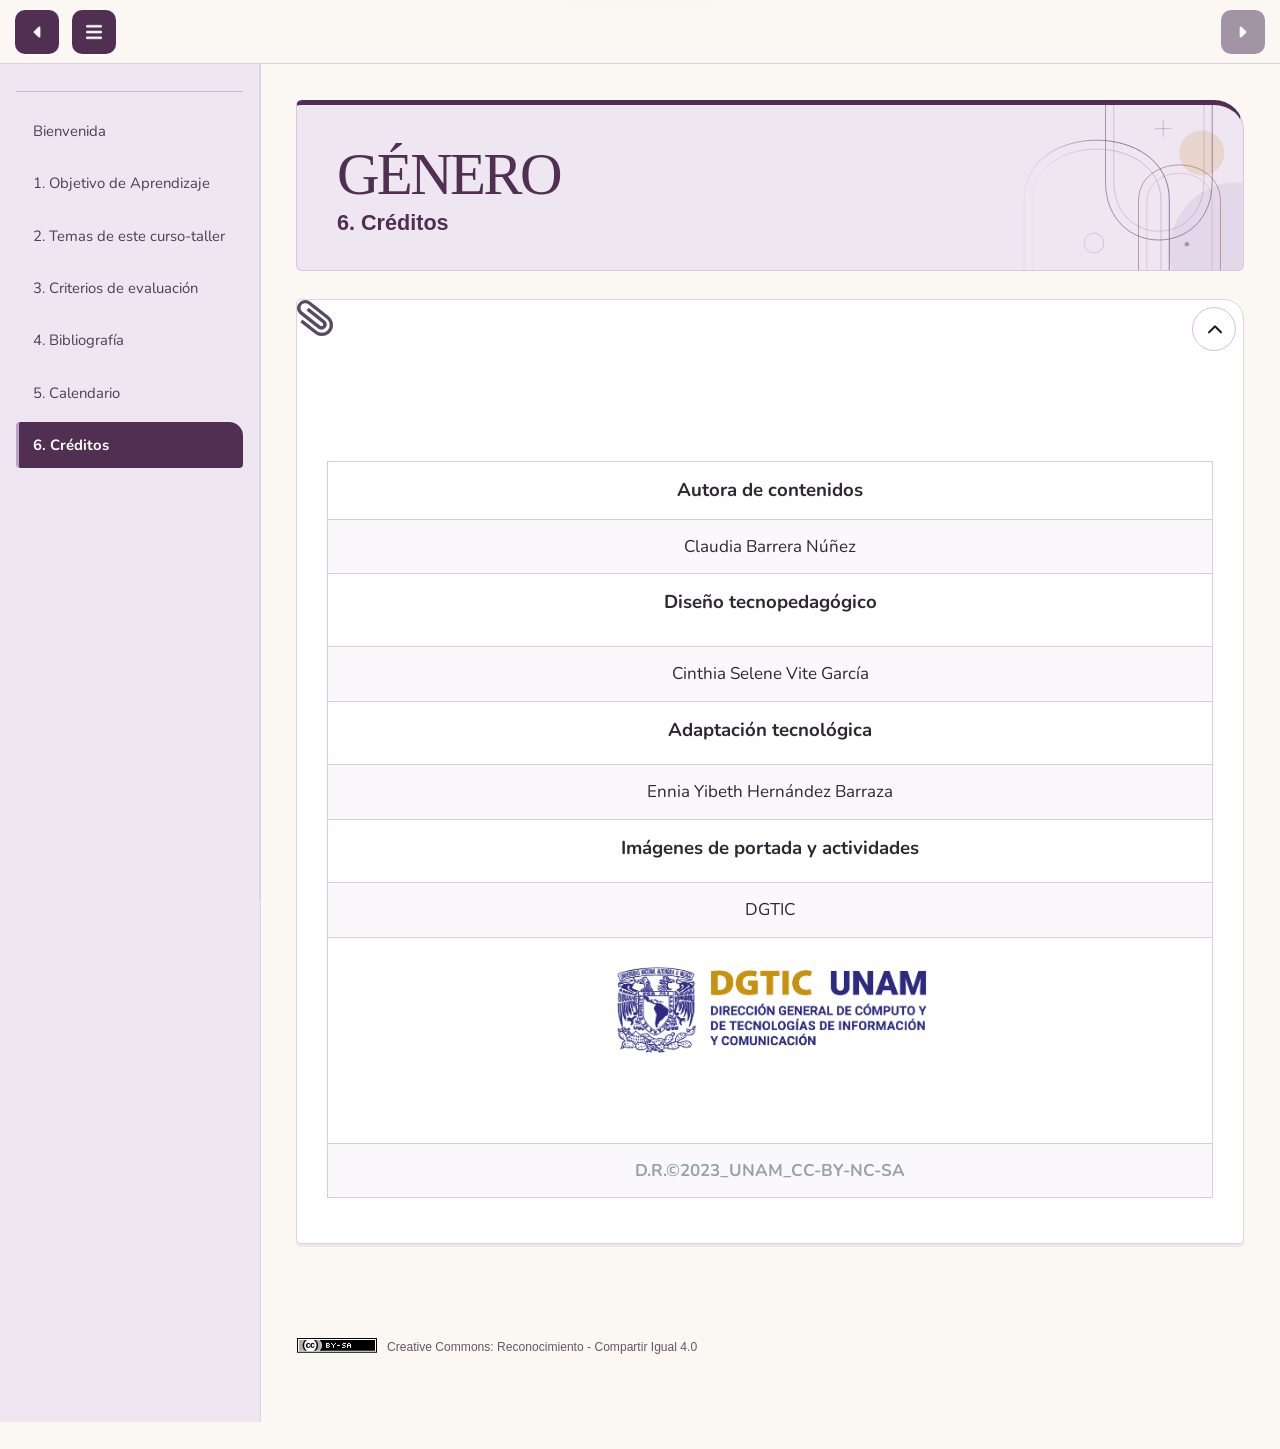
<file: html/6-creditos.html>
<!DOCTYPE html>
<html lang="es" id="exe-page-mp4ooho8-dlqbku1ho">
<head>
<meta charset="utf-8">
<meta name="generator" content="eXeLearning v4.0.5">
<meta name="viewport" content="width=device-width, initial-scale=1">
<link rel="license" type="text/html" href="https://creativecommons.org/licenses/by-sa/4.0/">
<title>6. Créditos | GÉNERO</title>
<link rel="icon" type="image/x-icon" href="../libs/favicon.ico">
<meta name="description" content="Información General">
<script>document.querySelector("html").classList.add("js");</script><script src="../libs/jquery/jquery.min.js"> </script><script src="../libs/common_i18n.js"> </script><script src="../libs/common.js"> </script><script src="../libs/exe_export.js"> </script><script src="../libs/bootstrap/bootstrap.bundle.min.js"> </script><link rel="stylesheet" href="../libs/bootstrap/bootstrap.min.css">
<script src="../idevices/text/text.js"></script><link rel="stylesheet" href="../idevices/text/text.css">
<link rel="stylesheet" href="../content/css/base.css"><script src="../theme/style.js"> </script><link rel="stylesheet" href="../theme/style.css">
<style>
/* Global Font: Nunito */
@font-face {
    font-family: 'Nunito';
    font-style: normal;
    font-weight: 400;
    font-display: swap;
    src: url('../fonts/global/nunito/Nunito-Regular.woff2') format('woff2');
}
@font-face {
    font-family: 'Nunito';
    font-style: italic;
    font-weight: 400;
    font-display: swap;
    src: url('../fonts/global/nunito/Nunito-Italic.woff2') format('woff2');
}
@font-face {
    font-family: 'Nunito';
    font-style: normal;
    font-weight: 700;
    font-display: swap;
    src: url('../fonts/global/nunito/Nunito-Bold.woff2') format('woff2');
}
@font-face {
    font-family: 'Nunito';
    font-style: italic;
    font-weight: 700;
    font-display: swap;
    src: url('../fonts/global/nunito/Nunito-BoldItalic.woff2') format('woff2');
}

body, main, article, .exe-content, .iDevice_wrapper, .idevice-content {
    font-family: 'Nunito', sans-serif !important;
}

#packageLicense,
#packageLicense * {
    font-family: var(--exe-license-font, Arial, Verdana, Helvetica, sans-serif) !important;
}


</style>
</head>
<body class="exe-export exe-web-site exe-global-font-nunito">
<script>document.body.className+=" js"</script>
<div class="exe-content exe-export pre-js siteNav-hidden"><a href="#page-mp4ooho8-dlqbku1ho" id="skipNav">Skip to content</a> <nav id="siteNav">
<ul>
<li> <a href="../index.html" class="main-node no-ch">Bienvenida</a>
</li>
<li> <a href="../html/1-objetivo-de-aprendizaje.html" class="no-ch">1. Objetivo de Aprendizaje</a>
</li>
<li> <a href="../html/2-temas-de-este-curso-taller.html" class="no-ch">2. Temas de este curso-taller</a>
</li>
<li> <a href="../html/3-criterios-de-evaluacion.html" class="no-ch">3. Criterios de evaluación</a>
</li>
<li> <a href="../html/4-bibliografia.html" class="no-ch">4. Bibliografía</a>
</li>
<li> <a href="../html/5-calendario.html" class="no-ch">5. Calendario</a>
</li>
<li class="active"> <a href="../html/6-creditos.html" class="active no-ch">6. Créditos</a>
</li>
</ul>
</nav><main id="page-mp4ooho8-dlqbku1ho" class="page"> 
<header class="main-header">
<div class="package-header"><p class="package-title">GÉNERO</p></div>
<div class="page-header"><h1 class="page-title">6. Créditos</h1></div>
</header><div id="page-content-page-mp4ooho8-dlqbku1ho" class="page-content">
<article id="block-mp38wfg6-d1v919dt5" class="box no-header">
<header class="box-head">
<div class="box-icon exe-icon">
<img src="../theme/icons/file.png" alt="" style="display:block;object-fit:contain;">
</div>
<button class="box-toggle box-toggle-on" title="Toggle content">
<span>Toggle content</span>
</button></header>
<div class="box-content">
<div id="idevice-mp38wfg6-9sj0pq2qk" class="idevice_node text" data-idevice-path="../idevices/text/" data-idevice-type="text" data-idevice-component-type="json" data-idevice-json-data="{&quot;ideviceId&quot;:&quot;idevice-mp38wfg6-9sj0pq2qk&quot;}">
<div class="exe-text-template">
    <p><br /></p>
<p><br /></p>
<table border="1" style="width: 100%; height: 611.672px; border-color: #ced4d9; border-style: solid; margin-left: auto; margin-right: auto;">
<tbody>
<tr style="height: 53px;">
<td style="width: 99.949%; text-align: center; height: 53px;">
<p><span style="font-size: 14pt;"><strong>Autora de contenidos</strong></span><br /></p>
</td>
</tr>
<tr style="height: 33px;">
<td style="width: 99.949%; text-align: center; height: 33px;">Claudia Barrera Núñez<br /></td>
</tr>
<tr style="height: 73px;">
<td style="width: 99.949%; text-align: center; height: 73px;"><span style="font-size: 14pt;"><strong>Diseño tecnopedagógico</strong></span><br /></td>
</tr>
<tr style="height: 33px;">
<td style="width: 99.949%; text-align: center; height: 33px;">Cinthia Selene Vite García<br /></td>
</tr>
<tr style="height: 63px;">
<td style="width: 99.949%; text-align: center; height: 63px;"><span style="font-size: 14pt;"><strong>Adaptación tecnológica</strong></span><br /></td>
</tr>
<tr style="height: 49px;">
<td style="width: 99.949%; text-align: center; height: 49px;">
<p>Ennia Yibeth Hernández Barraza</p>
</td>
</tr>
<tr style="height: 63px;">
<td style="width: 99.949%; text-align: center; height: 63px;"><span style="font-size: 14pt;"><strong>Imágenes de portada y actividades</strong></span></td>
</tr>
<tr style="height: 33px;">
<td style="width: 99.949%; text-align: center; height: 33px;">DGTIC</td>
</tr>
<tr style="height: 178.672px;">
<td style="width: 99.949%; height: 178.672px;"><img src="../content/resources/DGTIC_forms_HQ.png" width="441" height="122" alt="" style="display: block; margin-left: auto; margin-right: auto;" /><br /><br /></td>
</tr>
<tr style="height: 33px;">
<td style="width: 99.949%; text-align: center; height: 33px;"><span style="color: #95a5a6;"><strong>D.R.©2023_UNAM_CC-BY-NC-SA</strong></span><br /></td>
</tr>
</tbody>
</table>
</div>
</div>
</div>
</article>
</div></main><div class="nav-buttons">
<a href="../html/5-calendario.html" title="Anterior" class="nav-button nav-button-left"><span>Anterior</span></a>
<span class="nav-button nav-button-right" aria-hidden="true"><span>Siguiente</span></span>
</div>
<footer id="siteFooter"><div id="siteFooterContent"> <div id="packageLicense" class="cc cc-by-sa"> <p> <span class="license-label">Licencia: </span><a href="https://creativecommons.org/licenses/by-sa/4.0/" class="license">Creative Commons: Reconocimiento - compartir igual 4.0</a></p>
</div>
</div></footer>
</div>

</body>
</html>
</file>
<file: idevices/text/text.css>
/* Text iDevice (export CSS) */
.exe-text-activity > div {
    display: flow-root;
}

.exe-text-activity div.inline {
    display: flex;
}

.exe-text-activity div.inline dt {
    margin: 0 0 0 auto;
}

.exe-text-activity div.inline dd {
    margin-left: 10px;
}

.idevice_node.text .iDevice_buttons.feedback-button {
    margin-bottom: 1em;
}
</file>
<file: content/css/base.css>
.exe-content{
  background: #fff;
}

.exe-content .page-title{
  font-size: 1.45em;
}

.exe-content .box{
  margin-top: 20px;
  border: 1px solid #dbdbdb;
}

.exe-content .box-head {
  border-bottom: 1px solid #dbdbdb;
}

.exe-export .no-header .box-head {
  border-bottom: 0;
}

.exe-content .box-head .box-title {
  margin: 0;
  font-size: 1.2em;
}

.exe-content .exe-material-icon {
  display: block;
  width: 40px;
  height: 40px;
  background-color: currentColor;
  -webkit-mask-image: var(--exe-material-icon-url);
  mask-image: var(--exe-material-icon-url);
  -webkit-mask-repeat: no-repeat;
  mask-repeat: no-repeat;
  -webkit-mask-position: center;
  mask-position: center;
  -webkit-mask-size: contain;
  mask-size: contain;
  /* 20px live area on a 24px grid: scale 24/20 so the ink matches the Style icons.
     Kept in step with the editor rule in assets/styles/layout/_execontent.scss. */
  transform: scale(1.2);
}

.exe-content a{
  color: #5a7f0c;
}

.exe-content a:hover,
.exe-content a:focus{
  color: #71a300;
}

.exe-content h2{
  font-size: 1.45em;
}
.exe-content h3{
  font-size: 1.35em;
}
.exe-content h4{
  font-size: 1.25em;
}
.exe-content h5{
  font-size: 1.15em;
}

.exe-content a {
    text-decoration: none
}

.exe-content a:hover,
.exe-content a:focus {
    text-decoration: underline
}

/* Underlined links */
.box-content a {
    text-decoration: underline;
}
.box-content a:hover {
    text-decoration: none;
}
.box-content a:focus {
    text-decoration: underline;
}

@media print {
    .external-iframe-src {
        display: block !important;
        margin: 2em 0;
        font-size: .95em;
        text-align: center
    }

    #made-with-eXe {
        display: none
    }
}

.external-iframe {
    border: 0
}

.pre-code {
    background: #112C4A;
    color: #E7ECF1;
    font-family: Monaco, Courier, monospace;
    border-radius: 9px;
    font-size: 12px;
    margin: 2em 1em;
    overflow: auto;
    padding: 20px
}

.highlighted-code {
    margin: 2em 1em;
}

.exe-dl {
    margin-bottom: 2em;
    margin-left: 1.5em
}

.exe-dl dt {
    font-weight: bold
}

.exe-dl dd {
    margin: 1em 1.5em
}

.js .exe-dl dt {
    margin: 1.2em 0 0 0
}

.exe-dl dt a {
    text-decoration: underline
}

.exe-dl .icon {
    font-family: Arial, sans-serif;
    display: block;
    width: 20px;
    height: 20px;
    font-size: 16px;
    margin-right: 1em;
    line-height: 20px;
    text-align: center;
    float: left;
    border-radius: 2px;
    position: relative
}

@media all and (min-width: 1px) {
    .exe-dl dt a {
        align-items: center;
        display: flex;
        text-decoration: none
    }

    .exe-dl .icon {
        height: 18px;
        line-height: 18px;
        width: 18px;
        padding: 1px;
        font: 18px monospace;
        font-weight: bold;
        display: flex;
        justify-content: center;
        align-items: center
    }
}

.exe-dl-toggler {
    height: 20px;
    margin: 1.5em
}

.exe-dl-toggler a {
    margin-left: 0;
    font-weight: bold
}

.js .exe-dl dd {
    display: none;
    padding-left: 0;
    margin: 1em 1em 1em 37px
}

/* Math */
.exe-math {
    display: block;
    margin: 2em 0
}

.exe-math,
.MathJax_Display {
    text-align: left !important
}

.exe-math.position-center,
.position-center .MathJax_Display,
[style*="text-align: center"] .MathJax_Display {
    text-align: center !important
}

.exe-math.position-right,
.position-right .MathJax_Display,
[style*="text-align: right"] .MathJax_Display {
    text-align: right !important
}

.js .show-image .exe-math-code,
.js .show-code .exe-math-img {
    display: none
}

.exe-math-links {
    font-size: .85em
}

.exe-math-inline {
    display: inline;
    margin: 0 .1em !important
}

/* TinyMCE: Images and media */
.exe-figure {
    margin: 2em 0;
    max-width: 100%
}

.position-center {
    margin: 2em auto
}

.position-right {
    margin: 2em 0 2em auto
}

.float-left {
    float: left;
    margin: .5em 1.5em 1em 0
}

.float-right {
    float: right;
    margin: .5em 0 1em 2em
}

.figcaption {
    padding-top: .2em
}

.figcaption.header {
    padding-top: 0;
    padding-bottom: .2em
}

/* TinyMCE templates */
.exe-layout-2-cols,
.exe-layout-3-cols {
    width: 100%
}

.exe-col{
    box-sizing: content-box;
}

.exe-layout-2-cols .exe-col {
    float: left;
    width: 49%
}

.exe-layout-2-cols .exe-col-1 {
    padding-right: 1%
}

.exe-layout-2-cols .exe-col-2 {
    padding-left: 1%
}

.exe-layout-2-30-70 .exe-col {
    width: 69%
}

.exe-layout-2-30-70 .exe-col-1 {
    width: 29%
}

.exe-layout-2-70-30 .exe-col {
    width: 29%
}

.exe-layout-2-70-30 .exe-col-1 {
    width: 69%
}

.exe-layout-3-cols .exe-col {
    float: left;
    width: 32%
}

.exe-layout-3-cols .exe-col-1,
.exe-layout-3-cols .exe-col-2 {
    padding-right: 2%
}

pre.mermaid {
    margin: 1.5em 0;
    text-align: center;
    width: 100%;
    min-width: 200px;
}

/* Blocks */
.exe-block-warning {
    background: #FCF8E3;
    color: #796034;
    border: 1px solid #FAEBCC;
    padding: 0 1em;
    border-radius: 4px
}

p.exe-block-warning {
    padding: 1em
}

.exe-block-alert {
    background: #ffc;
    color: #855000;
    border: 1px solid #FFF099;
    padding: 0 1em;
    border-radius: 4px
}

p.exe-block-alert {
    padding: 1em
}

.exe-block-danger {
    background: #FEF0EF;
    color: #973C3B;
    border: 1px solid #F3DADD;
    padding: 0 1em;
    border-radius: 4px
}

p.exe-block-danger {
    padding: 1em
}

.exe-block-info {
    background: #E1F1F9;
    color: #2B627D;
    border: 1px solid #C9EDF4;
    padding: 0 1em;
    border-radius: 4px
}

p.exe-block-info {
    padding: 1em
}

.exe-block-success {
    background: #E5F3E0;
    color: #336634;
    border: 1px solid #DEEDD1;
    padding: 0 1em;
    border-radius: 4px
}

p.exe-block-success {
    padding: 1em
}

.exe-content .exe-block-warning a,
.exe-content .exe-block-warning a:hover,
.exe-content .exe-block-warning a:focus {
    color: #4F360A
}

.exe-content .exe-block-alert a,
.exe-content .exe-block-alert a:hover,
.exe-content .exe-block-alert a:focus {
    color: #5B2600
}

.exe-content .exe-block-danger a,
.exe-content .exe-block-danger a:hover,
.exe-content .exe-block-danger a:focus {
    color: #6D1211
}

.exe-content .exe-block-info a,
.exe-content .exe-block-info a:hover,
.exe-content .exe-block-info a:focus {
    color: #063853
}

.exe-content .exe-block-success a,
.exe-content .exe-block-success a:hover,
.exe-content .exe-block-success a:focus {
    color: #093C0A
}

div.exe-block-warning,
div.exe-block-alert,
div.exe-block-danger,
div.exe-block-info,
div.exe-block-success {
    margin: 1em 0
}

/* RTL support */
body [dir='rtl'] {
    text-align: start
}

/* Autoclear */
.exe-content .idevice_body,
.exe-clear {
    overflow: auto
}

/* JavaScript on/offf */
.js-hidden {
    display: none;
}

.exe-hidden,
.js-required,
.js .js-hidden,
.exe-mindmap-code {
    display: none
}

.js .js-required {
    display: block
}

.box-toggle {
    display: none;
}

.js .box-toggle {
    display: inline-block;
}

.sr-av,
.js .js-sr-av,
.exe-hidden-accessible,
.js .exe-tooltip-text {
    position: absolute;
    overflow: hidden;
    clip: rect(0 0 0 0);
    clip: rect(0, 0, 0, 0);
    height: 0
}

/* Tables */
.exe-table {
    margin: 2em auto;
    max-width: 100%;
    border: 1px solid #CCC;
    border-collapse: collapse;
    border-spacing: 0
}

.exe-table tr {
    background: #fff
}

.exe-table caption {
    padding: .5em 0;
    text-align: center;
    font-style: italic;
    caption-side: top;
}

.exe-table td,
.exe-table th {
    border: 1px solid #CCC;
    margin: 0;
    padding: 0.5em 1em
}

.exe-table thead {
    background: #ddd;
    color: #000;
    text-align: left
}

.exe-table tr:nth-child(2n-1) td,
.exe-table tbody tr:nth-child(2n-1) th {
    background: #F4F4F4
}

.exe-table tbody tr:nth-child(2n) th {
    background: #F4F4F4
}

.exe-table tbody tr:nth-child(2n-1) th {
    background: #E4E4E4
}

.exe-table thead+tbody tr:nth-child(2n) th {
    background: #fff
}

.exe-table thead+tbody tr:nth-child(2n-1) th {
    background: #F4F4F4
}

.exe-table-minimalist {
    margin: 2em auto;
    border-collapse: collapse
}

.exe-table-minimalist tr {
    background: #fff
}

.exe-table-minimalist thead th {
    color: #000;
    padding: .6em 1.5em .6em .8em;
    border-bottom: 2px solid #CCC;
    text-align: left
}

.exe-table-minimalist td,
.exe-table-minimalist tbody th {
    border-bottom: 1px solid #ccc;
    color: #555;
    padding: .5em 1.5em .5em .8em
}

.exe-table-minimalist tbody tr:hover td,
.exe-table-minimalist tbody tr:hover th {
    color: #222
}

.exe-table-minimalist tr:nth-child(2n-1) td,
.exe-table-minimalist tbody tr:nth-child(2n-1) th {
    background: #F9F9F9
}

.exe-table-minimalist caption {
    text-align: center;
    font-style: italic;
    border-bottom: 2px solid #CCC;
    padding: .6em 0
}

/* Responsive tables */
.exe-table-responsive {
    display: block;
    overflow-x: auto;
    border: none
}

.exe-table-responsive,
.exe-table-responsive th,
.exe-table-responsive tr,
.exe-table-responsive td {
    width: auto !important
}

/* Tooltips */
body .qtip {
    font-size: .85em;
    line-height: 1.5em
}

.qtip .exe-tooltip-text {
    position: relative;
    overflow: auto;
    clip: auto;
    height: auto
}

/* Structured lists */
ol.auto-numbered {
    counter-reset: item
}

.auto-numbered ol {
    counter-reset: item
}

.auto-numbered li {
    display: block
}

.auto-numbered li:before {
    content: counters(item, ".") ".- ";
    counter-increment: item
}

/* Blockquote + Cite */
.exe-quote-cite cite {
    display: block;
    text-align: right;
    margin-top: -.5em
}

/* File information */
.exe-link-data {
    font-size: .8em;
    margin: 0 .2em
}

.exe-link-data abbr {
    cursor: help
}

/* Quote With Authorship */
.styled-qc {
    font-family: Georgia, serif;
    font-style: italic;
    margin: 1.5em 2.5em;
    padding: 0.25em 3.5em;
    position: relative
}

.styled-qc:before {
    display: block;
    content: "\201C";
    font-size: 5em;
    position: absolute;
    left: 0;
    top: -20px
}

/* Responsive design */
iframe,
object,
embed {
    max-width: 100%
}

img,
video {
    max-width: 100%;
    height: auto
}

@media all and (max-width: 992px) {
    .exe-layout-3-cols .exe-col {
        float: none;
        width: 100%;
        padding: 0
    }

    .exe-layout-3-cols .exe-col .exe-figure {
        margin: 2em auto
    }
}

@media all and (max-width: 780px) {
    .styled-qc {
        margin: 1.5em .5em
    }

    .exe-layout-2-cols .exe-col {
        float: none;
        width: 100%;
        padding: 0
    }

    .exe-layout-2-cols .exe-col .exe-figure {
        margin: 2em auto
    }
}

/* Made with eXeLearning */
#made-with-eXe {
    margin: 0;
    position: fixed;
    bottom: 0;
    right: 0
}

#made-with-eXe a {
    text-decoration: none;
    box-shadow: rgba(0, 0, 0, 0.35) 0px 5px 15px;
    border-top-left-radius: 4px;
    color: #222;
    font-size: 11px;
    font-family: Arial, sans-serif;
    line-height: 35px;
    width: 35px;
    height: 35px;
    background: #fff url(../img/exe_powered_logo.png) no-repeat 3px 50%;
    display: block;
    background-size: auto 20px;
    text-decoration: none;
    transition: .5s;
    opacity: .8
}

#made-with-eXe span {
    padding-left: 35px;
    padding-right: 5px
}

#made-with-eXe span span {
    position: absolute;
    overflow: hidden;
    clip: rect(0 0 0 0);
    clip: rect(0, 0, 0, 0);
    height: 0
}

#made-with-eXe a:hover {
    width: auto;
    padding: 0 5px;
    background-position: 5px 50%;
    opacity: 1
}

/* Search bar */
#exe-client-search-reset {
    display: none;
}
#exe-client-search-reset.visible {
    display: inline;
}
.exe-client-search-result{
    padding:0;
    background-color: #FFF3A0;
    color: #1A1A1A;
}

/* Box toggler */
.exe-export article.minimized .box-content{
    display: none;
}

/* BOX no visible */
.exe-export article.novisible.box{
    display: none  !important;
}

/* iDevice no visible */
.exe-export article.box .idevice_node.novisible{
    display: none  !important;
}

/* Teacher mode */
html:not(.mode-teacher) .js .teacher-only {
    display: none !important;
}

/* ========================================
   Architecture v3.1 - Common Theme Overrides
   ========================================
   These rules support the new HTML structure and
   load BEFORE theme-specific styles.
   ======================================== */

/* Navigation: Hide nested sections by default, show active paths */
#siteNav .other-section {
    display: none;
}
#siteNav li.active > .other-section,
#siteNav li.current-page-parent > .other-section {
    display: block;
}

/* Site footer extra section */
#siteFooterExtra {
    margin-bottom: 2em;
    color: #555;
    font-size: 0.95em;
}

/* Footer with neither license nor "Page footer" content: themes give #siteFooter
   a background and border, so an empty one shows as a stray bar. Hidden here so
   every theme (including custom ones) gets it, and so a theme that wants to keep
   showing it can opt out by overriding display. */
#siteFooter.siteFooter-empty {
    display: none;
}

/* Skip navigation link */
#skipNav {
    position: fixed;
    top: -50px;
    left: 50%;
    transform: translateX(-50%);
    background-color: #000;
    color: #fff;
    text-align: center;
    font-weight: bold;
    font-size: 0.95em;
    text-decoration: underline;
    padding: 0.5em 1em;
    z-index: 1000;
    display: inline-block;
    box-shadow: 0 2px 5px rgba(0,0,0,0.3);
    outline: 3px solid #fff;
    outline-offset: -3px;
    transition: top 0.3s ease, opacity 0.3s ease;
}

#skipNav:focus {
    top: 5px;
}

/* Print styles for header elements */
@media print {
    body #header,
    body #emptyHeader,
    body #nodeDecoration {
        height: auto !important;
        min-height: 0;
        border: none;
        padding: 0;
    }
    body #headerContent {
        padding-top: 40px;
    }
}
</file>
<file: theme/style.css>
/*!
Tramas · Género 1.1.0 — estilo para eXeLearning 4.0.
Adaptación del estilo Default, eXeLearning.net / Ignacio Gros.
Iconos originales de Francisco Javier Pulido Cuadrado.
CC BY-SA 3.0. https://creativecommons.org/licenses/by-sa/3.0/
Personalización creada para Ennia con asistencia de ChatGPT.
*/
/* Default style (to review) */

body.exe-export {
    padding: 1em 0;
}

body.exe-web-site {
    padding: 0;
}

.exe-content a {
    color: #d76b4a;
}

.exe-content a:hover,
.exe-content a:focus {
    color: #993d28;
}

#node-content-container.exe-content #node-content {
    padding-top: 20px;
    padding-bottom: 20px;
    max-width: 1280px;
    margin: 0 auto;
    display: block;
}

.exe-content {
    color: #333;
    background-color: #fff;
}

.js .exe-export .exe-content {
    min-height: 100vh;
}

/* iframe */
.js .in-iframe .exe-content {
    min-height: 0;
}

.exe-content .package-title {
    font-size: 1.25rem;
    font-weight: 300;
    margin-bottom: .4em;
    line-height: 1.2em;
}

.exe-content .page-title {
    color: #078e8e;
    font-size: 1.7rem;
    text-align: left;
}

.exe-single-page .package-header .package-title {
    color: #333;
    font-size: 1.25rem;
    font-weight: 300;
    text-align: left;
    margin-bottom: 2em;
}

.exe-single-page .package-node {
    margin-bottom: 3.5em;
}

.exe-single-page .package-subtitle {
    top: -2.1em;
}

.exe-single-page main.page>section {
    min-height: 4em;
}

.exe-content .box {
    margin: 20px 0;
    border: none;
    background-color: #fff;
}

.exe-web-site .exe-content .box {
    margin: 40px 0;
}

.exe-content .box-head {
    border-bottom: 0;
}

#node-content-container .box-content {
    background: #FCFCFC;
    border: 1px solid #ECECEC;
    padding: 10px;
    border-radius: 8px;
}
article.box.idevice-element-in-content[mode="export"] .idevice_node {
    background: none;
}

#node-content-container.exe-content .box.hidden-idevices {
    border-style: solid;
}

.exe-content .box header {
    min-height: 60px;
}

.exe-content .box-title {
    color: #054d4d;
    font-size: 1.5rem;
}

.exe-content .box-head .exe-icon {
    float: left;
}

.exe-web-site .page-content,
#exe-client-search,
.exe-web-site main>header,
.exe-web-site #siteFooterContent,
.exe-export .exe-content {
    max-width: 1280px;
    padding: 0 20px;
    margin: 0 auto;
}

.exe-web-site .exe-content {
    max-width: none;
    padding: 0;
}

.exe-export main {
    padding-top: 1.5em;
}

.exe-web-site main {
    padding-top: 4.5em;
}

/* siteNav */
#siteNav {
    float: left;
    background: #f6f6f6;
    width: 300px;
    padding-top: 66px;
    padding-left: 8px;
}

.exe-web-site .exe-content {
    box-shadow:
        inset 300px 0 0 0 #f6f6f6,
        inset 301px 0 0 0 #f0f0f0;
}

/* False left column in iframe */
html.js .in-iframe.exe-web-site::after {
    content: "";
    position: absolute;
    top: 0;
    left: 0;
    width: 301px; /* fake column width */
    height: 100%;
    background:#f6f6f6;
    /* simulate border-right */
    box-shadow: inset -1px 0 0 0 #f0f0f0;
    pointer-events: none;
    z-index: -1;
}
/* No false left column when the menu is hidden */
body.siteNav-off::after{
    display: none;
}

#siteFooter {
    margin-bottom: 2em;
    color: #555;
    font-size: 0.95em;
}

#siteNav .other-section {
    display: none;
}

#sidebar-nav.fixed {
    position: fixed;
}

body.siteNav-off #siteNav {
    display: none;
}

body.siteNav-off .exe-content {
    box-shadow: none;
}

.exe-web-site main.page {
    padding-top: 4.5em;
    padding-left: 320px;
    padding-right: 20px;
}

.exe-web-site #siteFooter {
    padding: 20px 20px 20px 320px;
}

body.siteNav-off main.page,
body.siteNav-off #siteFooter {
    padding-left: 20px;
}

#siteNav ul {
    margin: 0;
    padding: 0;
    list-style: none;
}

#siteNav ul ul {
    margin-top: 5px;
}

#siteNav li {
    margin: 0 0 5px 0;
    padding: 0;
    list-style: none;
}

#siteNav a {
    color: #000;
    display: block;
    padding: 8px 15px;
    border-radius: 8px;
    max-width: 280px;
    transition: background-color 0.5s ease;
}

#siteNav a.active {
    background: #fff;
    color: #d76b4a;
}

#siteNav a.highlighted-link {
    color: #d76b4a;
    background: #ededed;
}

#siteNav a.highlighted-link:hover,
#siteNav a.highlighted-link:focus {
    background: #fff;
}

#siteNav a:hover {
    background: #f2f2f2;
    text-decoration: none;
}

#siteNav ul ul a {
    padding-left: 35px;
    font-size: 0.95em;
}

#siteNav ul ul ul a {
    padding-left: 55px;
    font-size: 0.9em;
}

#siteNav ul ul ul ul a {
    padding-left: 75px;
}

/* pagination */
.nav-buttons .nav-button,
button.toggler {
    position: fixed;
    top: 10px;
    left: 15px;
    display: block;
    width: 40px;
    height: 40px;
    background: #078e8e url(img/icons.png) no-repeat 0 0;
    background-size: auto 40px;
    border-radius: 50%;
    z-index: 999;
    border: 0;
    transition: background-color 0.5s ease;
}

.nav-buttons span.nav-button {
    cursor: not-allowed;
    background-color: #b7b7b7;
}

.nav-buttons .nav-button-left {
    background-position: -80px 0;
}

.nav-buttons .nav-button-right {
    background-position: -120px 0;
}

button#searchBarTogger {
    background-position: -40px 0;
    display: none;
}

.exe-search-on #searchBarTogger {
    display: inline;
}

button#siteNavToggler {
    left: 280px;
}

button#searchBarTogger {
    left: 330px;
}

body.siteNav-off button#siteNavToggler {
    left: 65px;
}

body.siteNav-off button#searchBarTogger {
    left: 115px;
}

.nav-buttons a:hover,
.nav-buttons a:focus,
button.toggler:hover,
button.toggler:focus {
    background-color: #066d6d;
    border-color: #066d6d;
}

.nav-buttons .nav-button span,
.box-toggle span,
#exe-client-search-reset span,
#packageLicense .license-label {
    position: absolute;
    clip: rect(1px 1px 1px 1px);
    /* IE6, IE7 */
    clip: rect(1px, 1px, 1px, 1px);
}

.package-subtitle {
    font-size: .95em;
    color: #666;
    position: relative;
    top: -.15em;
}

.nav-buttons .nav-button-right {
    left: auto;
    right: 15px;
}

/* Box toggler */
.exe-export .box {
    position: relative;
}

.exe-export .box-toggle {
    width: 40px;
    height: 40px;
    background: url(img/icons.png) no-repeat -200px 0;
    background-size: auto 40px;
    border-radius: 50%;
    border: 0;
    position: absolute;
    top: 0;
    right: 0;
    opacity: 0.6;
}

.exe-export .box-head:hover .box-toggle,
.exe-export .box-toggle:focus {
    opacity: 1;
}

.exe-export .no-header .box-toggle {
    top: -10px;
}

.exe-export .minimized .box-toggle {
    background-position: -160px 0;
}

#node-content-container.exe-content .box-head .exe-icon {
    width: 60px;
    height: 60px;
    font-size: 40px;
}

#node-content-container.exe-content .box-head .exe-icon img {
    height: 40px;
}

.exe-export .box-icon img {
    display: block;
    float: left;
    margin-right: 10px;
}

.exe-export .box-icon img {
    width: 40px;
    height: auto;
}

.exe-export .box-title {
    padding-top: 5px;
}

.exe-export .box.minimized .box-head {
    border-bottom: 1px solid #ddd;
}

.exe-export .box.no-header.minimized .box-head {
    border-color: #fff;
}

.exe-export .box .box-content {
    background: #f9f9f9;
    border: 1px solid #ddd;
    padding: 20px;
    border-radius: 8px;
    overflow: auto;
}

.exe-export .box.no-header .box-content {
    background: none;
    border: none;
    padding: 20px 0;
}

/* Search bar */
#exe-client-search {
    display: none;
    margin-bottom: 30px;
}

#exe-client-search-text {
    max-width: 80%;
    max-width: calc(100% - 90px);
    display: inline;
}

#exe-client-search-submit {
    text-indent: -999em;
    background: #078e8e url(img/icons.png) no-repeat -41px -1px;
    background-size: auto 40px;
    width: 38px;
    height: 38px;
    border: none;
    border-radius: 4px;
}

#exe-client-search-reset.visible {
    background: url(img/icons.png) no-repeat -242px -1px;
    background-size: auto 40px;
    width: 38px;
    height: 38px;
    display: inline-block;
    vertical-align: middle;
    position: relative;
    top: -3px;
    left: -5px;
    opacity: 0.6;
    border-radius: 4px;
}

#exe-client-search-reset:hover,
#exe-client-search-reset:focus {
    opacity: 1;
}

#exe-client-search-submit:hover,
#exe-client-search-submit:focus {
    background-color: #066d6d;
}

#exe-client-search-results-list ul,
#exe-client-search-results-list li {
    margin: 2em 0;
    padding: 0;
    list-style: none;
}

#exe-client-search-results-list li {
    margin: 0 0 1em 0;
}

#exe-client-search-results-list p {
    margin-top: 2em;
}

/* Licenses */
#packageLicense {
    text-align: left;
    font-size: 0.9em;
    color: #555;
    line-height: 1em;
    margin: 2.5em 0 2em 0;
    border: 1px solid transparent;
    border-radius: 2px;
}

#packageLicense p {
    margin: 0;
}

#packageLicense a {
    color: #666;
    text-transform: capitalize;
    display: inline-block;
    white-space: nowrap;
    text-overflow: ellipsis;
    max-width: 100%;
    overflow: hidden;
    line-height: 15px;
}

#packageLicense a:hover,
#packageLicense a:focus {
    text-decoration: none;
    color: #d76b4a;
}

#packageLicense.propietary {
    position: absolute;
    overflow: hidden;
    clip: rect(0, 0, 0, 0);
    height: 0;
}

#packageLicense.cc {
    padding: 0 20px 0 90px;
    background: url(img/licenses.gif) no-repeat 0 0;
}

#packageLicense.cc-by-sa {
    background-position: 0 -100px;
}

#packageLicense.cc-by-nd {
    background-position: 0 -200px;
}

#packageLicense.cc-by-nc {
    background-position: 0 -300px;
}

#packageLicense.cc-by-nc-sa {
    background-position: 0 -400px;
}

#packageLicense.cc-by-nc-nd {
    background-position: 0 -500px;
}

#packageLicense.cc-0 {
    background-position: 0 -600px;
}

/* iDevice buttons */
.exe-content .iDevice_buttons input,
.exe-content .iDevice_buttons button {
    background: #fff;
    color: #555;
    border: 1px solid #ccc;
    padding: 4px 10px;
    border-radius: 4px;
    transition: 0.5s ease;
}

.exe-content .iDevice_buttons input:hover,
.exe-content .iDevice_buttons input:focus,
.exe-content .iDevice_buttons button:hover,
.exe-content .iDevice_buttons button:focus {
    box-shadow: 2px 2px 4px #dbdbdb;
    color: #000;
    border-color: #bbb;
}

/* Page counter */
.page-counter {
    display: inline;
    float: right;
    margin: 0 0 0.5em 20px;
    font-size: 0.9em;
    color: #777;
    font-weight: 300;
}

.page-counter .page-counter-sep {
    margin: 0 0.1em;
}

.exe-web-site .page-counter {
    position: fixed;
    top: 18px;
    right: 70px;
    margin: 0;
    font-size: 0.9em;
    color: #777;
    padding: 0 8px;
    border-radius: 4px;
    text-align: left;
}

/* Teacher mode */
#teacher-mode-toggler-wrapper {
    float: right;
    margin: 0 0 0 1em;
}

#teacher-mode-toggler.form-check-input:checked {
    background-color: #078e8e;
    border-color: #078e8e;
    font-size: 0.9em;
    margin-right: 0.6em;
}

label[for="teacher-mode-toggler"] {
    font-size: 0.9em;
    color: #777;
    position: relative;
    top: -0.2em;
}

/* Bootstrap buttons */
.exe-content .btn-primary {
    background-color: #066d6d;
    border-color: #066d6d;
}

.exe-content .btn-primary:hover,
.exe-content .btn-primary:focus {
    background-color: #078e8e;
    border-color: #078e8e;
}

/* Responsive design */
@media (max-width: 767.98px) {
    #siteNav {
        width: 251px;
    }

    .exe-web-site .exe-content {
        box-shadow:
            inset 251px 0 0 0 #f6f6f6,
            inset 252px 0 0 0 #f0f0f0;
    }

    /* False left column in iframe */
    html.js .in-iframe.exe-web-site::after {
        width: 252px; /* fake column width */
    }

    #siteNav a {
        max-width: 235px;
    }

    button#siteNavToggler {
        left: 232px;
    }

    button#searchBarTogger {
        left: 282px;
    }

    .exe-web-site main.page,
    .exe-web-site #siteFooter {
        padding-left: 270px;
    }
}

@media (max-width: 575.98px) {
    #siteNav {
        width: 100%;
        float: none;
        padding: 68px 10px 20px 10px;
        min-height: 0 !important;
        height: auto !important;
    }

    /* No false left column */
    .exe-web-site .exe-content {
        box-shadow: none;
    }
    body.exe-web-site::after {
        display: none;
    }

    body.exe-web-site main.page {
        padding-top: 2.5em;
        padding-left: 0;
    }

    body.exe-web-site #siteFooter {
        padding-left: 0;
    }

    .exe-web-site.siteNav-off main.page {
        padding-top: 5.5em;
    }

    .nav-buttons .nav-button,
    button.toggler {
        position: absolute;
    }

    #siteNav a {
        max-width: 100%;
    }

    #sidebar-nav.fixed {
        position: relative;
    }

    button#siteNavToggler {
        left: 65px;
    }

    button#searchBarTogger {
        left: 115px;
    }

    .exe-web-site .page-counter {
        background: none;
        position: absolute;
    }

    .exe-web-site .page-counter .page-counter-label {
        position: absolute;
        clip: rect(1px 1px 1px 1px);
        /* IE6, IE7 */
        clip: rect(1px, 1px, 1px, 1px);
    }
}

@media print {

    /* Node in new page: section.package-node{page-break-after:always} */
    html body.exe-export {
        background: #fff;
    }

    .exe-content {
        color: #000;
        padding: 0;
    }

    @page {
        margin: 1.5cm;
    }

    /* Uncomment this to print URL after links:
    a{font-weight:bolder;text-decoration:none!important}
    a[href^=http]:after{content:" <" attr(href) "> "}
    */
    #packageLicense.cc {
        background: none;
        padding-left: 0;
    }

    .exe-export .box-toggle {
        display: none;
    }

    /* Website */
    .exe-web-site #siteNav,
    .exe-web-site .nav-buttons,
    .exe-web-site button.toggler {
        display: none;
    }

    .exe-web-site #siteFooter,
    .exe-web-site main.page {
        padding-left: 0;
        padding-right: 0;
    }

    .exe-web-site main.page {
        padding-top: 1em;
    }
}

/* Tramas · Género — personalización sobre el estilo Default de eXeLearning 4.0.0.
   La paleta se puede editar aquí. No utiliza fuentes ni imágenes remotas. */
.exe-content {
  --tr-ink: #302733;
  --tr-plum: #512f52;
  --tr-violet: #6d4275;
  --tr-paper: #fbf8f3;
  --tr-lilac: #eee6f1;
  --tr-line: #dfd3e1;
  --tr-green: #245b52;
  --exe-icon-color: #6d4275;
  --exe-icon-picker-color: #6d4275;
  --exe-fx-focus-color: #245b52;
  color: var(--tr-ink);
  background: var(--tr-paper);
  font: 17px/1.75 "Segoe UI", "Aptos", Arial, sans-serif;
  -webkit-text-size-adjust: 100%;
  overflow-wrap: break-word;
  accent-color: var(--tr-violet);
}
.exe-content ::selection { background: #e7d5ec; color: #302733; }
.exe-content a { color: #6a3470; text-decoration-thickness: 1px; text-underline-offset: 3px; }
.exe-content a:hover, .exe-content a:focus { color: #45204b; }
.exe-content .box-content p a, .exe-content .box-content li a { text-decoration: underline; }
.exe-content :is(a,button,input,select,textarea,summary):focus-visible {
  outline: 3px solid #245b52;
  outline-offset: 4px;
}
.exe-content p { margin-bottom: 1.1em; }
.exe-content p:last-child { margin-bottom: 0; }
.exe-content :is(h1,h2,h3,h4,h5,h6) { line-height: 1.3; }
.exe-content h3 { color: var(--tr-plum); }
.exe-content li { margin-bottom: .4em; }
.exe-content strong { font-weight: 650; }

/* Cabecera y espacio de lectura. */
.exe-web-site .exe-content {
  box-shadow: inset 260px 0 0 #eee6f1, inset 261px 0 0 #dfd3e1;
}
body.exe-web-site { background: #fbf8f3; }
body.exe-web-site::before {
  content: ""; position: fixed; inset: 0 0 auto; height: 64px;
  background: #fbf8f3; border-bottom: 1px solid #dfd3e1; z-index: 100;
}
html.js .in-iframe.exe-web-site::after { width: 261px; background: #eee6f1; box-shadow: inset -1px 0 0 #dfd3e1; }
.exe-web-site main.page { padding: 100px 36px 24px 296px; }
.exe-web-site .page-content, .exe-web-site main>header, .exe-web-site #siteFooterContent {
  max-width: 1120px; padding: 0; margin-inline: auto;
}
.exe-web-site main>header, .exe-export .main-header {
  position: relative; border: 1px solid #d8c7df; border-radius: 6px 30px 6px 6px;
  padding: 38px 40px 32px; background: #eee6f1 url(img/tramas.svg) no-repeat right center;
  background-size: auto 100%; border-top: 5px solid #512f52; isolation: isolate;
  --tramas-art-x: 100%;
}
.exe-content .package-title,
.exe-single-page .package-header .package-title {
  font-family: Georgia, "Times New Roman", serif; color: #512f52;
  font-size: clamp(2.4rem,4.6vw,4rem); font-weight: 400; line-height: 1.1;
  letter-spacing: -.045em; margin: 0 0 14px; max-width: 78%;
}
.exe-content .package-subtitle, .exe-single-page .package-subtitle {
  font-size: 1rem; color: #594760; position: static; margin: 0 0 20px; max-width: 70%;
}
.exe-content .page-title {
  color: #512f52; font: 650 1.35rem/1.4 "Segoe UI", Arial, sans-serif;
  margin: 0; text-align: left; max-width: 80%;
}
.exe-web-site .page-counter {
  top: 19px; right: 80px; color: #594760; font-size: .86rem;
  z-index: 101; background: #fbf8f3; font-weight: 400;
}

/* Navegación del sitio; se conserva la navegación que genera eXe. */
.exe-web-site #siteNav {
  position: fixed; top: 64px; bottom: 0; left: 0;
  padding: 27px 16px; width: 260px; float: left;
  background: #eee6f1; border-right: 1px solid #dfd3e1;
  overflow-y: auto; overscroll-behavior: contain; z-index: 50;
}
.exe-content #siteNav>ul { border-top: 1px solid #cbb7d3; padding-top: 16px; }
.exe-content #siteNav li { margin-bottom: 6px; }
.exe-content #siteNav a {
  max-width: 100%; padding: 12px 14px; color: #513d56;
  border-radius: 4px 14px 4px 4px; border-left: 3px solid transparent;
  font-size: .93rem; line-height: 1.5; text-decoration: none;
  transition: background-color .15s ease;
}
.exe-content #siteNav a:hover, .exe-content #siteNav a:focus {
  background: #e3d7e8; color: #412449;
}
.exe-content #siteNav a.active, .exe-content #siteNav a.highlighted-link {
  color: #fff; background: #512f52; border-left-color: #bea0cc; font-weight: 600;
}
.exe-content #siteNav ul ul a { padding-left: 27px; font-size: .88rem; }
.exe-content #siteNav ul ul ul a { padding-left: 39px; }
.exe-content #siteNav ul ul ul ul a { padding-left: 51px; }
.exe-content .nav-buttons .nav-button, .exe-content button.toggler {
  width: 44px; height: 44px; top: 10px; border-radius: 10px;
  background-color: #512f52; background-size: auto 44px;
  box-shadow: none; transition: background-color .15s ease;
}
.exe-content .nav-buttons .nav-button-left { background-position: -88px 0; }
.exe-content .nav-buttons .nav-button-right { background-position: -132px 0; }
.exe-content .nav-buttons span.nav-button { background-color: #a394a5; }
.exe-content button#siteNavToggler, body.siteNav-off .exe-content button#siteNavToggler { left: 72px; }
.exe-content button#searchBarTogger, .exe-content button#searchBarToggler,
body.siteNav-off .exe-content button#searchBarTogger,
body.siteNav-off .exe-content button#searchBarToggler { left: 128px; background-position: -44px 0; }
.exe-content .nav-buttons a:hover, .exe-content .nav-buttons a:focus,
.exe-content button.toggler:hover, .exe-content button.toggler:focus { background-color: #733d78; }
body.siteNav-off .exe-content { box-shadow: none; }
body.siteNav-off main.page, body.siteNav-off #siteFooter { padding-left: 36px; }

/* Bloques de eXe: contenido, iconos y controles. */
.exe-content .box, .exe-web-site .exe-content .box {
  margin: 28px 0; border: 1px solid #dfd3e1;
  border-radius: 5px 20px 5px 5px; background: #fff;
  box-shadow: 0 3px 0 #eee6f1;
}
.exe-content .box .box-head,
#node-content-container.exe-content .box .box-head {
  display: flex; align-items: center; gap: 14px;
  min-height: 72px; padding: 16px 72px 16px 22px;
  border: 0; border-bottom: 1px solid #e5dce8;
  border-radius: 5px 20px 0 0; background: #f6f1f8;
}
.exe-content .box-head .box-title,
#node-content-container.exe-content .box-head .box-title {
  color: #512f52; font: 650 1.2rem/1.4 "Segoe UI", Arial, sans-serif;
  padding: 0; margin: 0; flex: 1; min-width: 0;
}
.exe-content .box-head .box-icon,
#node-content-container.exe-content .box-head .exe-icon {
  color: var(--exe-icon-color); flex: 0 0 36px; width: 36px; height: 36px;
  display: inline-flex; align-items: center; float: none; font-size: 32px;
}
.exe-content .box-icon img,
#node-content-container.exe-content .box-head .exe-icon img {
  width: 36px; height: auto; max-height: 36px; margin: 0; float: none;
  filter: grayscale(1) brightness(.57) sepia(.4) hue-rotate(226deg) saturate(2);
}
.exe-content .box-icon .exe-material-icon,
#node-content-container.exe-content .box-head .exe-icon .exe-material-icon {
  width: 36px; height: 36px; margin: 0; color: #6d4275;
  background-color: currentColor;
  -webkit-mask-image: var(--exe-material-icon-url); mask-image: var(--exe-material-icon-url);
  -webkit-mask-repeat: no-repeat; mask-repeat: no-repeat;
  -webkit-mask-size: contain; mask-size: contain;
  -webkit-mask-position: center; mask-position: center; transform: scale(1.2);
}
.exe-content .box .box-content,
#node-content-container.exe-content .box .box-content {
  background: #fff; border: 0; border-radius: 0 0 5px 5px;
  padding: 26px 30px; overflow: visible;
}
.exe-content .box.no-header .box-content { padding: 28px 30px; background: #fff; }
.exe-content .box.no-header .box-head { min-height: 0; padding: 0; border: 0; background: transparent; }
.exe-content .box-toggle {
  width: 44px; height: 44px; top: 14px; right: 16px;
  border: 1px solid #cbbbce; border-radius: 50%; background-color: #fff;
  opacity: .9; background-position: -198px 1px;
}
.exe-content .minimized .box-toggle { background-position: -158px 1px; }
.exe-content .no-header .box-toggle { top: 7px; right: 7px; }
.exe-content .box.minimized .box-head { border-bottom: 0; }
.exe-content .nav-buttons .nav-button span,
.exe-content .box-toggle span,
.exe-content #exe-client-search-reset span,
.exe-content #packageLicense .license-label {
  width: 1px; height: 1px; padding: 0; margin: -1px;
  border: 0; overflow: hidden; white-space: nowrap; clip-path: inset(50%);
}
.exe-content .box-content blockquote {
  border: 0; border-left: 4px solid #6d4275; background: #f4edf6;
  color: #512f52; margin: 1.3em 0; padding: 18px 24px;
  font: 1.2rem/1.65 Georgia, "Times New Roman", serif;
}
.exe-content .box-content :is(img,video,iframe) { max-width: 100%; }
.exe-content .box-content img { height: auto; }
.exe-content :is(.iDevice_buttons input,.iDevice_buttons button,.btn-primary) {
  background: #512f52; border: 1px solid #512f52; color: #fff;
  border-radius: 6px; padding: 9px 17px; min-height: 44px;
  font: 600 .94rem/1.5 "Segoe UI",Arial,sans-serif;
}
.exe-content :is(.iDevice_buttons input,.iDevice_buttons button,.btn-primary):is(:hover,:focus) {
  background: #733d78; border-color: #733d78; color: #fff; box-shadow: none;
}
.exe-content .box-content table:not([role="presentation"]) {
  width: 100%; margin-block: 1em; border-collapse: collapse;
}
.exe-content .box-content :is(th,td) { border: 1px solid #d9ccde; padding: 12px 15px; vertical-align: top; }
.exe-content .box-content th { background: #eee6f1; color: #512f52; }
.exe-content .box-content tbody tr:nth-child(even) { background: #fbf8fc; }
.exe-content .box-content pre { white-space: pre-wrap; overflow-wrap: anywhere; }
.exe-content .fx-tabs a, .exe-content .fx-pagination li:not(.fx-current) a { color: #6a3470; }
.exe-content .fx-pagination .fx-current a { background: #512f52; color: #fff; }

/* Clases opcionales para futuros contenidos del encuadre. */
.exe-content .tramas-kicker {
  font-size: .75rem; line-height: 1.5; font-weight: 700;
  letter-spacing: .13em; text-transform: uppercase; color: #6d4275;
}
.exe-content .tramas-intro { font-size: 1.13rem; line-height: 1.75; }
.exe-content .tramas-nota {
  background: #eff5f0; border-left: 4px solid #245b52;
  padding: 18px 22px; color: #254c45; margin-block: 1.3em;
}
.exe-content .tramas-etiquetas { display: flex; flex-wrap: wrap; gap: 9px; margin: 18px 0 0; }
.exe-content .tramas-etiquetas span {
  display: inline-block; border: 1px solid #d9c8df; border-radius: 30px;
  background: #fbf8fc; color: #613868; padding: 5px 14px; font-size: .81rem;
}
.exe-content .tramas-grid { display: grid; grid-template-columns: repeat(3,minmax(0,1fr)); gap: 18px; }
.exe-content .tramas-tarjeta { padding: 22px; border: 1px solid #ded3e2; background: #fbf8fc; border-radius: 3px 16px 3px 3px; }
.exe-content .tramas-tarjeta h3 { font: 400 1.4rem/1.3 Georgia,serif; margin: 8px 0 12px; }
.exe-content .tramas-tarjeta p { font-size: .94rem; }

/* Búsqueda y pie. */
.exe-content #exe-client-search { padding: 0; margin: 0 auto 24px; max-width: 1120px; }
.exe-content #exe-client-search-submit { background-color: #512f52; }
.exe-web-site #siteFooter { padding: 10px 36px 35px 296px; font-size: .84rem; color: #655669; }
.exe-content #packageLicense { color: #655669; line-height: 1.5; }
.exe-content #packageLicense a { color: #655669; line-height: 1.6; }
.exe-content #siteUserFooter { padding-top: 16px; border-top: 1px solid #d9cfde; }
.exe-content #teacher-mode-toggler.form-check-input:checked { background-color: #512f52; border-color: #512f52; }
.exe-content label[for="teacher-mode-toggler"] { color: #655669; }
#node-content-container.exe-content #node-content { max-width: 1120px; padding: 24px; }
.exe-single-page .package-header, .exe-scorm .package-header, .exe-ims .package-header { padding-bottom: 5px; }
.exe-single-page .package-node { margin-bottom: 3em; }
.exe-single-page .page-title { margin: 20px 0; }

@media (max-width: 1000px) and (min-width: 761px) {
  .exe-web-site #siteNav { width: 224px; padding-inline: 12px; }
  .exe-web-site .exe-content { box-shadow: inset 224px 0 0 #eee6f1, inset 225px 0 0 #dfd3e1; }
  html.js .in-iframe.exe-web-site::after { width: 225px; }
  .exe-web-site main.page { padding-left: 248px; padding-right: 24px; }
  .exe-web-site #siteFooter { padding-left: 248px; padding-right: 24px; }
  .exe-web-site main>header { padding: 30px 28px; background-position: 170% center; --tramas-art-x: 170%; }
}
@media (max-width: 760px) {
  .exe-content { font-size: 16px; }
  .exe-web-site .exe-content, body.siteNav-off .exe-content { box-shadow: none; }
  html.js .in-iframe.exe-web-site::after { display: none; }
  .exe-web-site #siteNav {
    position: relative; top: auto; bottom: auto; width: 100%; float: none;
    padding: 82px 18px 20px; border-right: 0; border-bottom: 1px solid #dfd3e1;
  }
  body.exe-web-site main.page { padding: 28px 18px 12px; }
  body.exe-web-site.siteNav-off main.page { padding: 88px 18px 12px; }
  .exe-web-site main>header, .exe-export .main-header {
    padding: 26px 24px; border-radius: 5px 23px 5px 5px;
    background-size: auto 100%; background-position: 220px center;
    --tramas-art-x: 220px;
  }
  .exe-content .package-title { font-size: 2.7rem; max-width: 100%; }
  .exe-content .package-subtitle { max-width: 100%; }
  .exe-content .page-title { font-size: 1.2rem; max-width: 100%; }
  .exe-content .box, .exe-web-site .exe-content .box { margin: 22px 0; }
  .exe-content .box .box-head { padding: 16px 66px 16px 17px; gap: 10px; }
  .exe-content .box-head .box-title { font-size: 1.1rem; }
  .exe-content .box .box-content, .exe-content .box.no-header .box-content { padding: 22px; }
  .exe-content .box-toggle { right: 12px; }
  .exe-content .tramas-grid { grid-template-columns: 1fr; }
  body.exe-web-site #siteFooter, body.siteNav-off #siteFooter { padding: 8px 18px 28px; }
  .exe-content .nav-buttons .nav-button, .exe-content button.toggler { position: fixed; }
  .exe-web-site .page-counter { position: fixed; background: #fbf8f3; }
  .exe-web-site .page-counter .page-counter-label { position: static; clip: auto; }
}
@media (max-width: 380px) {
  .exe-web-site .page-counter .page-counter-label { position: absolute; clip: rect(1px,1px,1px,1px); }
  .exe-content .box .box-content { padding: 18px; }
  .exe-content .package-title { font-size: 2.4rem; }
}
/* Movimiento 1.1.0. Entradas de una sola vez; los contenidos nunca dependen
   de la animación para ser visibles. Ningún efecto queda en bucle. */
@keyframes tramas-appear {
  from { opacity: .18; transform: translateY(22px); }
  to { opacity: 1; transform: none; }
}
@keyframes tramas-title {
  from { opacity: .25; transform: translateY(12px); }
  to { opacity: 1; transform: none; }
}
@keyframes tramas-weave {
  0% { background-position: calc(var(--tramas-art-x, 100%) + 34px) center; }
  72% { background-position: calc(var(--tramas-art-x, 100%) - 5px) center; }
  100% { background-position: var(--tramas-art-x, 100%) center; }
}
@keyframes tramas-menu {
  from { opacity: .3; transform: translateX(-12px); }
  to { opacity: 1; transform: none; }
}
@media (prefers-reduced-motion: no-preference) {
  .tramas-motion .exe-content .main-header {
    animation: tramas-weave 3400ms ease-out both;
  }
  .tramas-motion .exe-content .package-title {
    animation: tramas-title 750ms cubic-bezier(.2,.7,.3,1) both;
  }
  .tramas-motion .exe-content .package-subtitle {
    animation: tramas-title 750ms cubic-bezier(.2,.7,.3,1) 120ms both;
  }
  .tramas-motion .exe-content .page-title {
    animation: tramas-title 700ms cubic-bezier(.2,.7,.3,1) 200ms both;
  }
  .tramas-motion .exe-content .tramas-enter {
    animation: tramas-appear 720ms cubic-bezier(.2,.7,.3,1) var(--tramas-delay,80ms) both;
  }
  .tramas-motion .exe-content .tramas-enter:focus-within { animation: none; }
  .tramas-motion .exe-content #siteNav.tramas-menu-opening {
    animation: tramas-menu 300ms ease-out;
  }
  .exe-content .tramas-tarjeta {
    transition: transform 220ms ease, box-shadow 220ms ease, border-color 220ms ease;
  }
  .exe-content .nav-buttons a, .exe-content button.toggler,
  .exe-content .box-toggle, .exe-content .iDevice_buttons button,
  .exe-content .iDevice_buttons input, .exe-content .btn-primary {
    transition: transform 180ms ease, background-color 180ms ease, box-shadow 180ms ease;
  }
  .exe-content .box-icon img { transition: transform 220ms ease; }
  .exe-content #siteNav a { transition: background-color 180ms ease, padding-left 180ms ease; }
}
@media (hover: hover) and (pointer: fine) and (prefers-reduced-motion: no-preference) {
  .exe-content .tramas-tarjeta:hover {
    transform: translateY(-5px); box-shadow: 0 9px 22px #512f5217; border-color: #b795c5;
  }
  .exe-content .nav-buttons a:hover, .exe-content button.toggler:hover,
  .exe-content .box-toggle:hover, .exe-content .iDevice_buttons button:hover,
  .exe-content .iDevice_buttons input:hover, .exe-content .btn-primary:hover {
    transform: translateY(-2px); box-shadow: 0 4px 10px #512f5226;
  }
  .exe-content .box-head:hover .box-icon img { transform: rotate(-7deg) scale(1.06); }
  .exe-content #siteNav>ul>li>a:hover { padding-left: 19px; }
}
@media (prefers-reduced-motion: reduce) {
  .exe-content *, .exe-content *::before, .exe-content *::after {
    scroll-behavior: auto !important; transition: none !important; animation: none !important;
  }
}
@media print {
  .exe-content *, .exe-content *::before, .exe-content *::after {
    animation: none !important; transition: none !important; transform: none !important;
  }
  body.exe-web-site::before, html.js .in-iframe.exe-web-site::after { display: none; }
  .exe-content, .exe-web-site .exe-content { background: #fff; box-shadow: none; color: #000; }
  .exe-web-site #siteNav, .exe-content .nav-buttons, .exe-content button.toggler, .exe-content .box-toggle, .exe-content .page-counter { display: none; }
  body.exe-web-site main.page, body.exe-web-site.siteNav-off main.page, body.exe-web-site #siteFooter { padding: 0; }
  .exe-web-site main>header, .exe-export .main-header { background: #fff; border: 0; border-bottom: 2px solid #512f52; }
  .exe-content .box { box-shadow: none; break-inside: auto; }
  .exe-content .box-head { break-after: avoid; }
  .exe-content .box.minimized .box-content { display: block !important; }
  .exe-content .tramas-grid { grid-template-columns: 1fr; }
}
</file>
